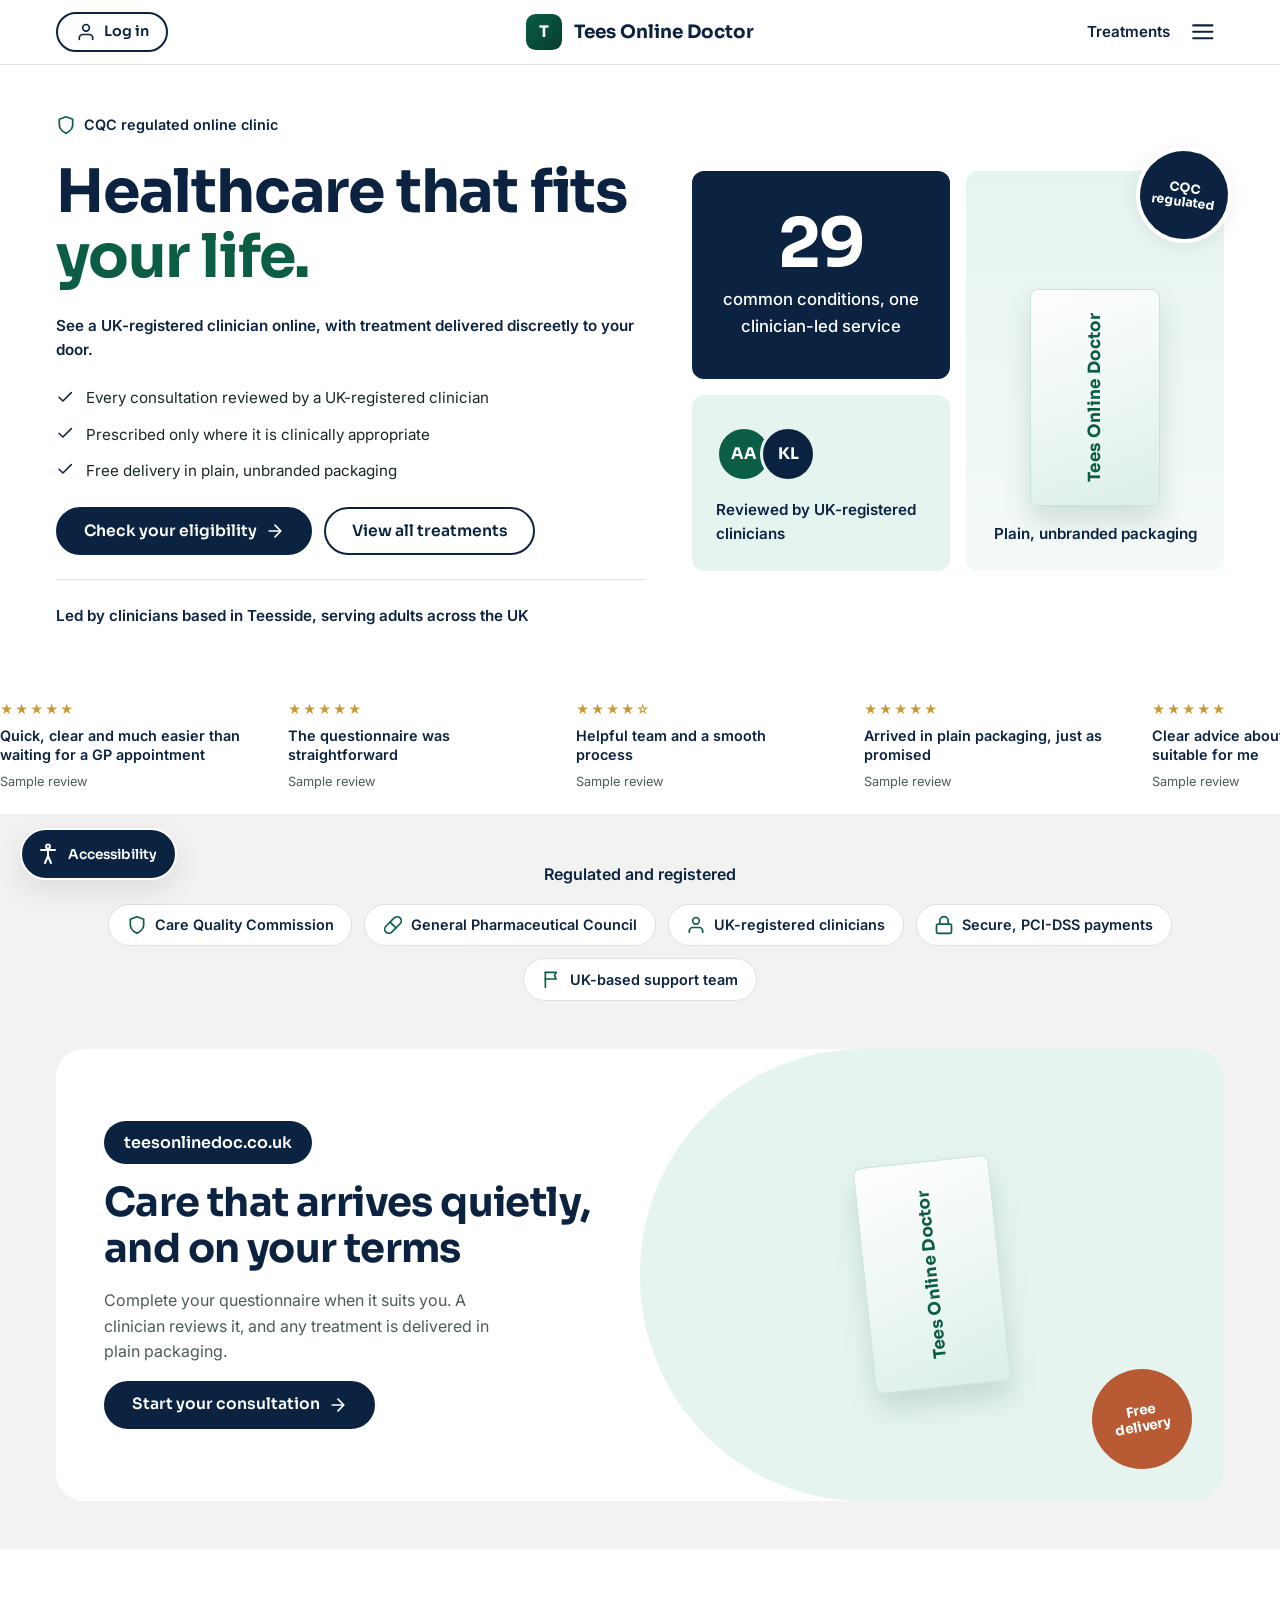
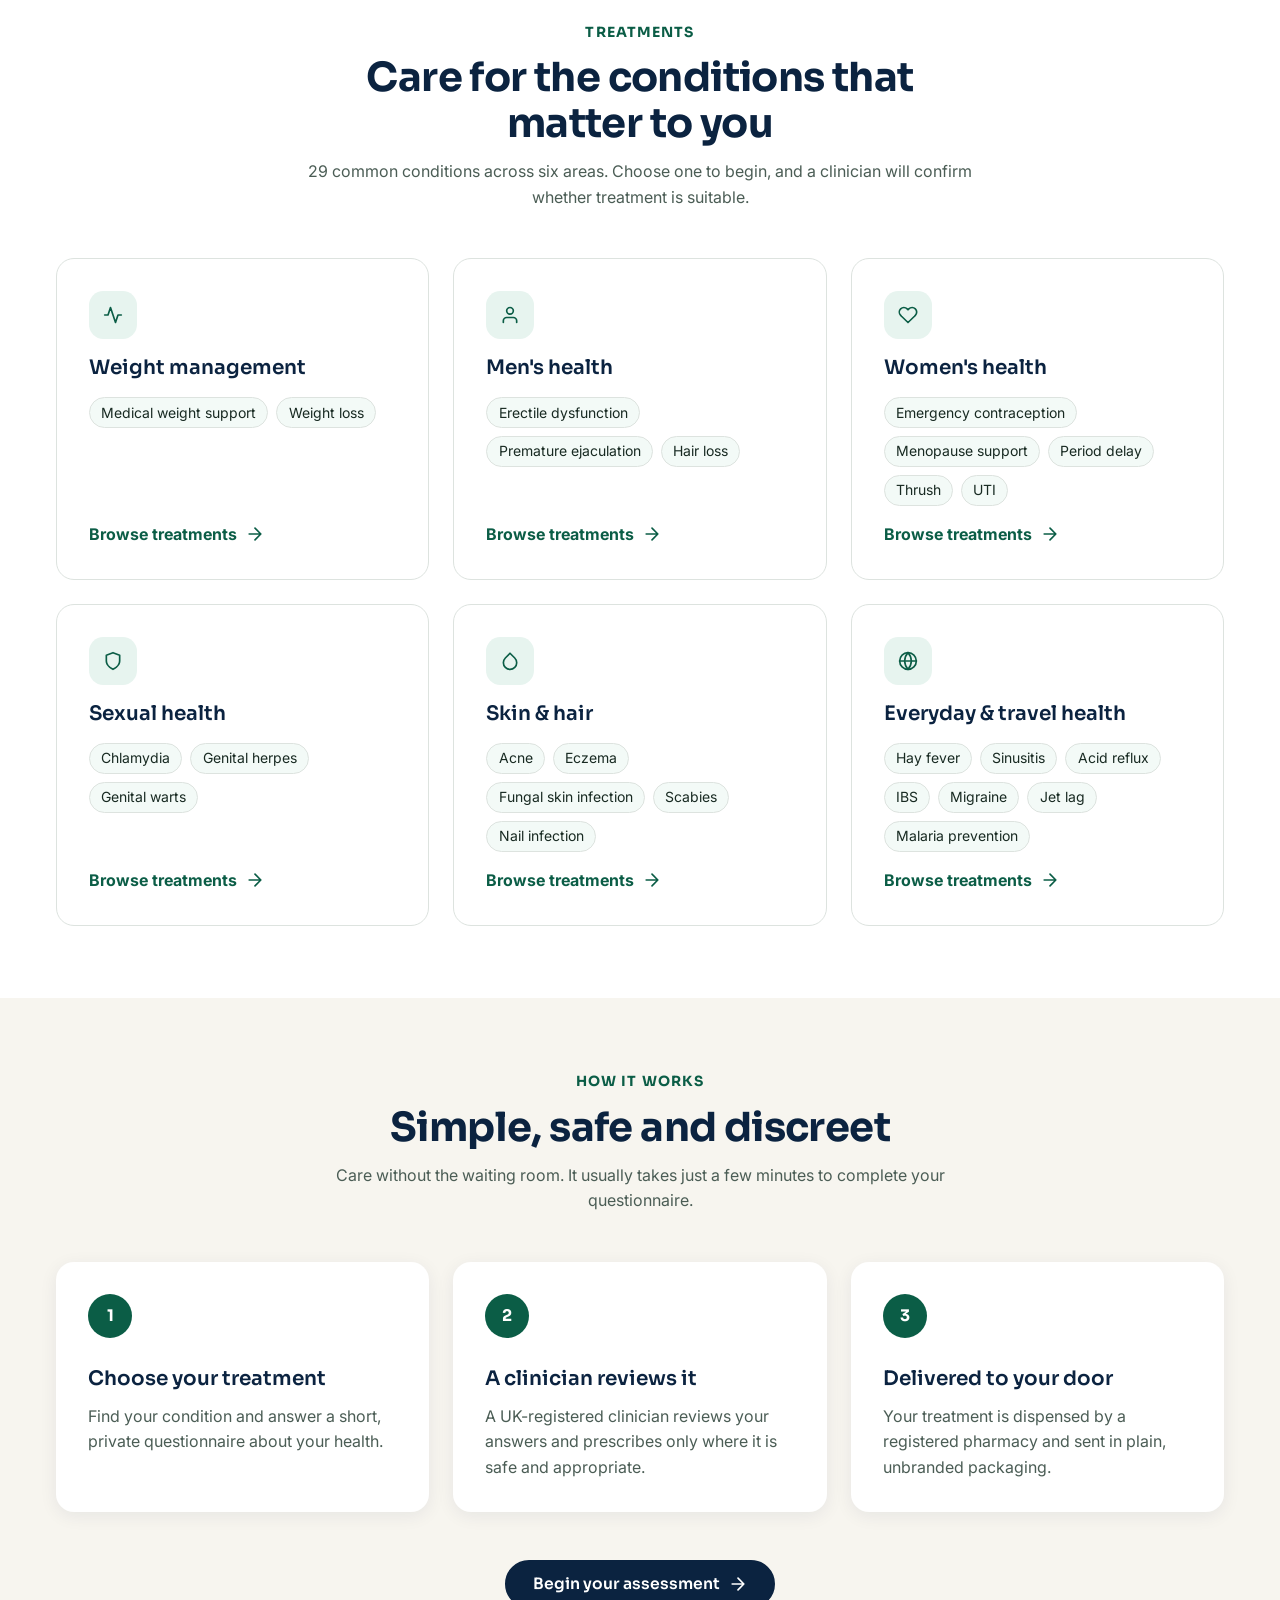
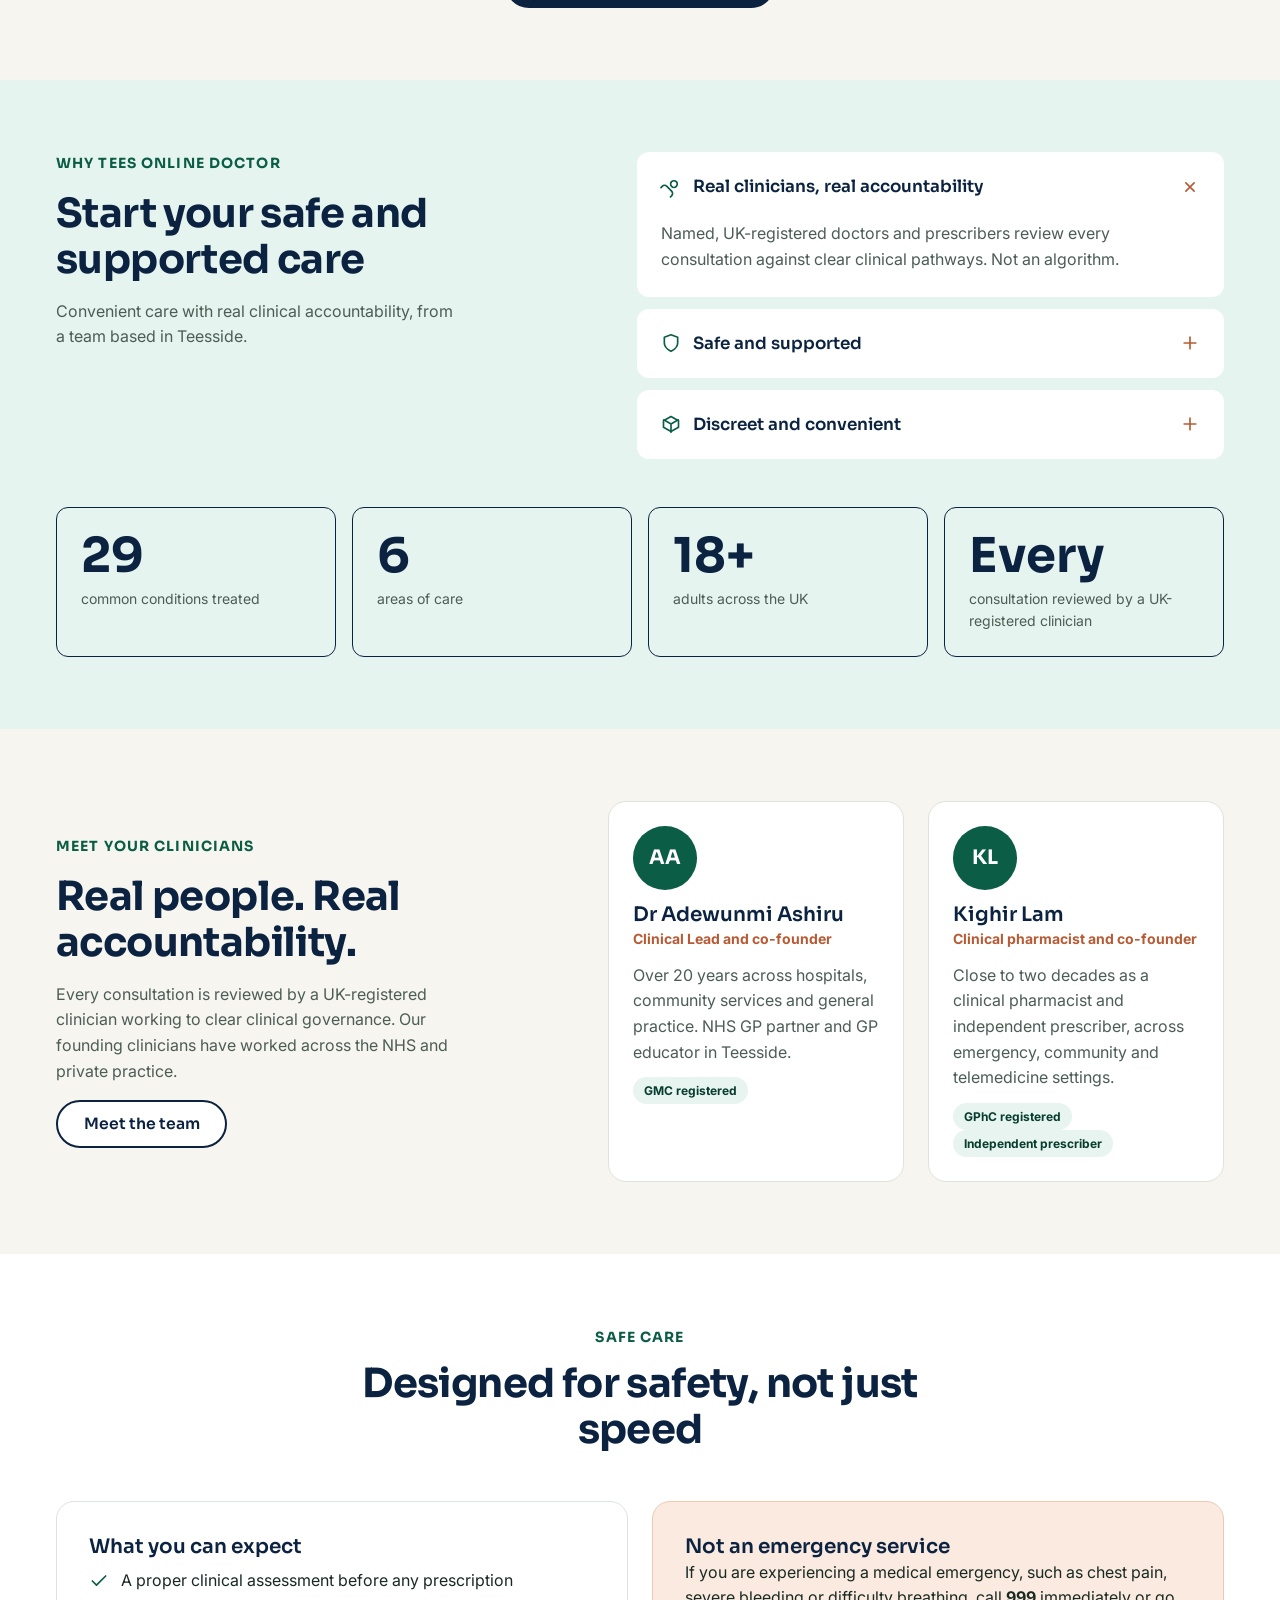
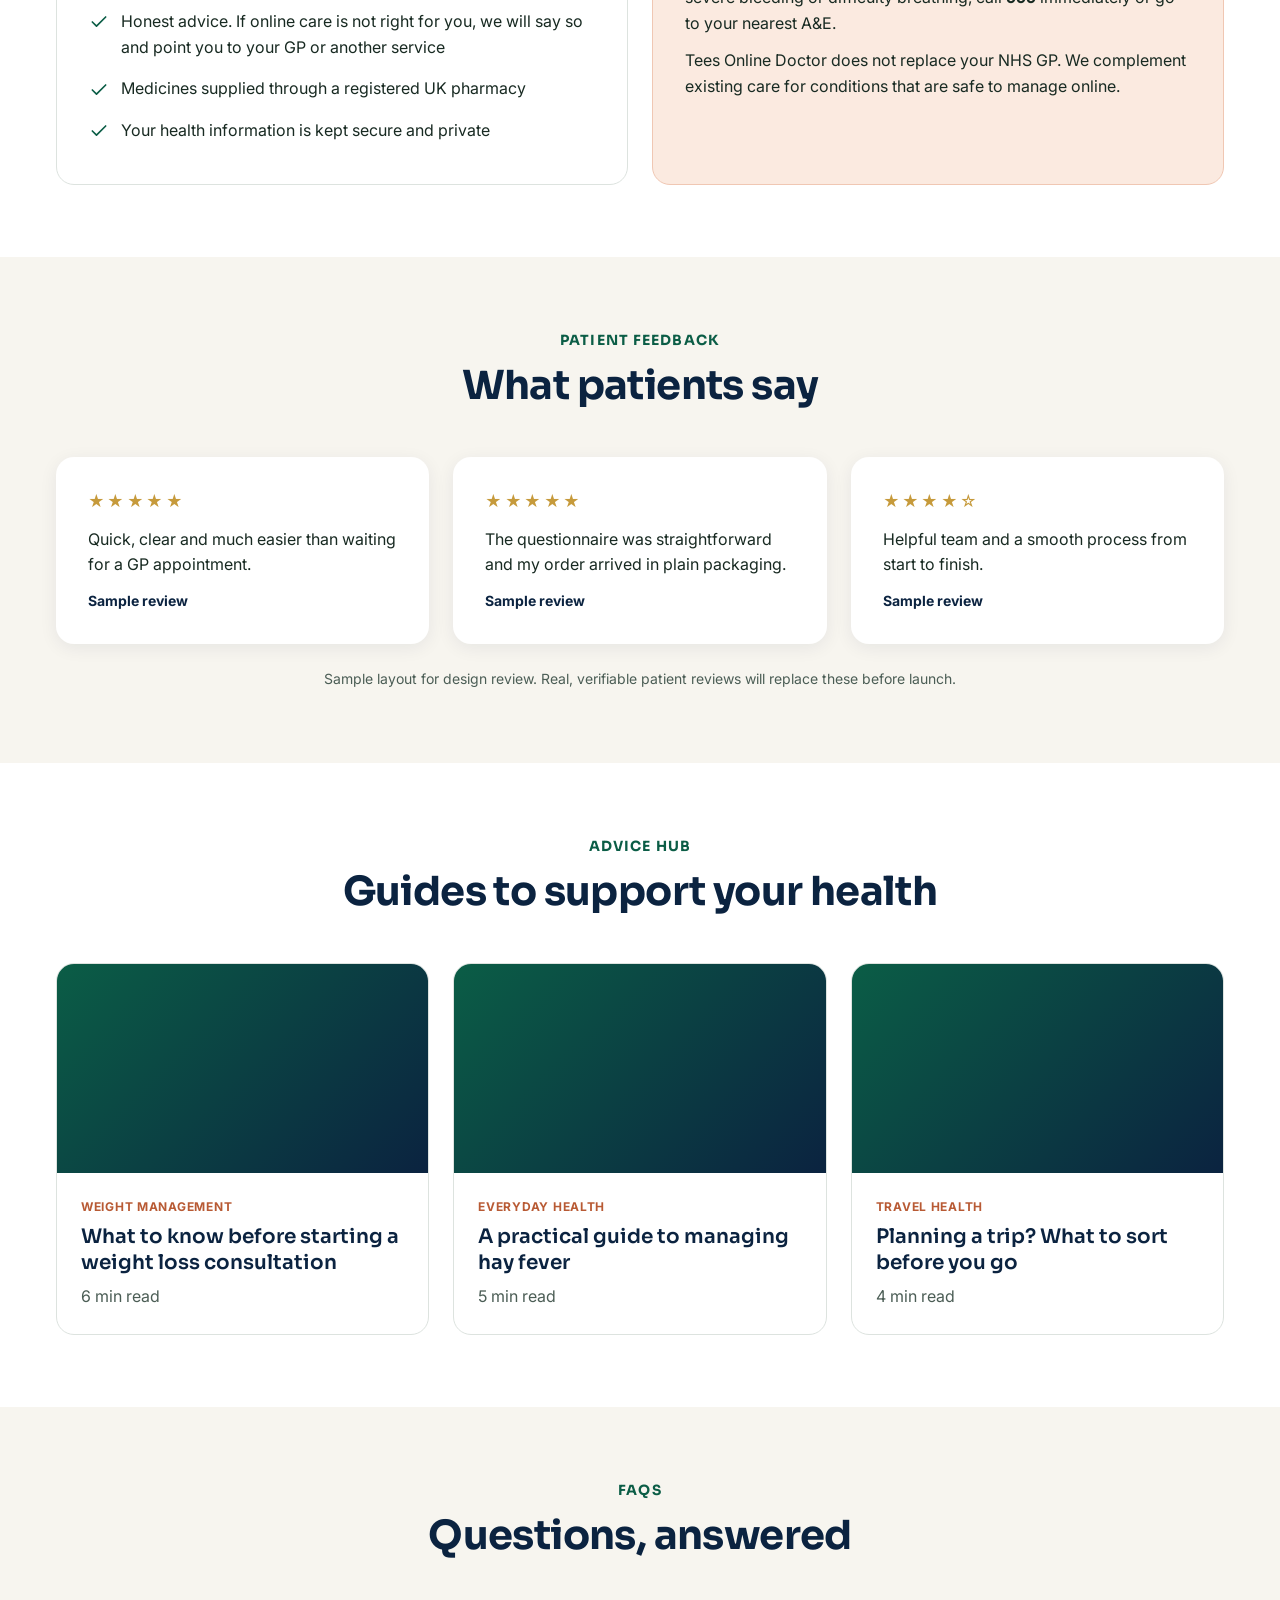
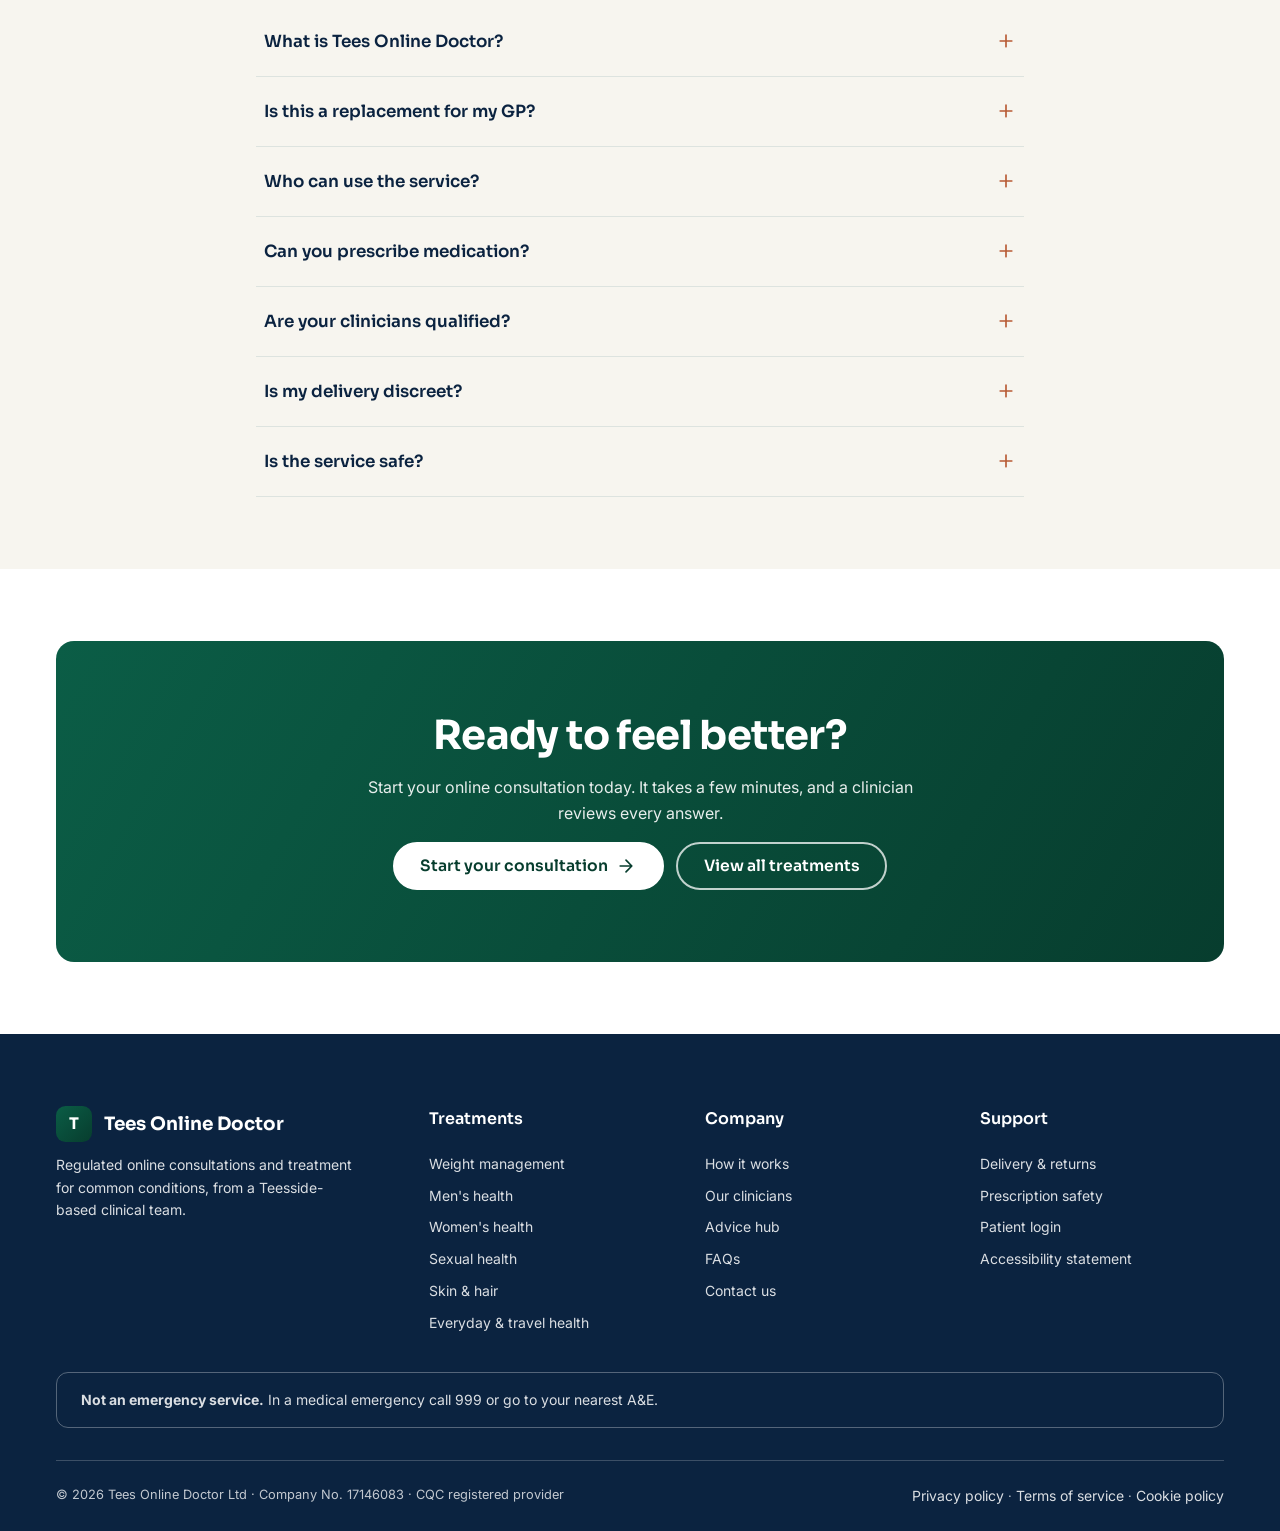
<file: index.html>
<!doctype html>
<html lang="en-GB">
<head>
<meta charset="utf-8">
<meta name="viewport" content="width=device-width, initial-scale=1">
<title>Tees Online Doctor | Regulated online doctor and treatment delivered to your door</title>
<meta name="description" content="Speak to a UK-registered clinician online and get treatment delivered discreetly to your door. CQC regulated. Weight management, men's and women's health, skin, travel and everyday conditions.">
<link rel="canonical" href="https://www.teesonlinedoc.co.uk/">
<meta property="og:title" content="Tees Online Doctor — healthcare that fits your life">
<meta property="og:description" content="Online consultations with UK-registered clinicians. Discreet delivery. No waiting rooms.">
<meta property="og:type" content="website">
<link rel="preconnect" href="https://fonts.googleapis.com">
<link rel="preconnect" href="https://fonts.gstatic.com" crossorigin>
<link href="https://fonts.googleapis.com/css2?family=Inter:wght@400;500;600;700&family=Sora:wght@600;700&display=swap" rel="stylesheet">
<link rel="stylesheet" href="css/style.css">
<link rel="icon" href="data:,">
<script type="application/ld+json">
{"@context":"https://schema.org","@type":"MedicalOrganization","name":"Tees Online Doctor","url":"https://www.teesonlinedoc.co.uk/","description":"Online consultations with UK-registered clinicians and discreet treatment delivery."}
</script>
</head>
<body>

<!-- icon sprite -->
<svg xmlns="http://www.w3.org/2000/svg" style="display:none" aria-hidden="true">
  <symbol id="i-check" viewBox="0 0 24 24"><path d="M20 6 9 17l-5-5"/></symbol>
  <symbol id="i-shield" viewBox="0 0 24 24"><path d="M12 22s8-4 8-10V5l-8-3-8 3v7c0 6 8 10 8 10z"/></symbol>
  <symbol id="i-pill" viewBox="0 0 24 24"><path d="M10.5 20.5l10-10a4.95 4.95 0 0 0-7-7l-10 10a4.95 4.95 0 0 0 7 7z"/><path d="m8.5 8.5 7 7"/></symbol>
  <symbol id="i-lock" viewBox="0 0 24 24"><rect x="3" y="11" width="18" height="11" rx="2"/><path d="M7 11V7a5 5 0 0 1 10 0v4"/></symbol>
  <symbol id="i-flag" viewBox="0 0 24 24"><path d="M4 22V4"/><path d="M4 4h13l-2 4 2 4H4"/></symbol>
  <symbol id="i-search" viewBox="0 0 24 24"><circle cx="11" cy="11" r="8"/><path d="m21 21-4.35-4.35"/></symbol>
  <symbol id="i-arrow" viewBox="0 0 24 24"><path d="M5 12h14M12 5l7 7-7 7"/></symbol>
  <symbol id="i-plus" viewBox="0 0 24 24"><path d="M12 5v14M5 12h14"/></symbol>
  <symbol id="i-box" viewBox="0 0 24 24"><path d="M21 16V8l-9-5-9 5v8l9 5 9-5z"/><path d="m3.3 7 8.7 5 8.7-5M12 22V12"/></symbol>
  <symbol id="i-chat" viewBox="0 0 24 24"><path d="M21 15a2 2 0 0 1-2 2H7l-4 4V5a2 2 0 0 1 2-2h14a2 2 0 0 1 2 2z"/></symbol>
  <symbol id="i-heart" viewBox="0 0 24 24"><path d="M20.8 4.6a5.5 5.5 0 0 0-7.8 0L12 5.7l-1-1.1a5.5 5.5 0 0 0-7.8 7.8l1 1.1L12 21l7.8-7.5 1-1.1a5.5 5.5 0 0 0 0-7.8z"/></symbol>
  <symbol id="i-activity" viewBox="0 0 24 24"><path d="M22 12h-4l-3 9L9 3l-3 9H2"/></symbol>
  <symbol id="i-user" viewBox="0 0 24 24"><path d="M20 21v-2a4 4 0 0 0-4-4H8a4 4 0 0 0-4 4v2"/><circle cx="12" cy="7" r="4"/></symbol>
  <symbol id="i-drop" viewBox="0 0 24 24"><path d="M12 2.7l5.7 5.7a8 8 0 1 1-11.3 0z"/></symbol>
  <symbol id="i-globe" viewBox="0 0 24 24"><circle cx="12" cy="12" r="10"/><path d="M2 12h20"/><path d="M12 2a15.3 15.3 0 0 1 4 10 15.3 15.3 0 0 1-4 10 15.3 15.3 0 0 1-4-10 15.3 15.3 0 0 1 4-10z"/></symbol>
  <symbol id="i-clock" viewBox="0 0 24 24"><circle cx="12" cy="12" r="10"/><path d="M12 6v6l4 2"/></symbol>
  <symbol id="i-access" viewBox="0 0 24 24"><circle cx="12" cy="4.5" r="2"/><path d="M5 8h14M12 8v6m0 0-3 7m3-7 3 7"/></symbol>
  <symbol id="i-menu" viewBox="0 0 24 24"><path d="M3 6h18M3 12h18M3 18h18"/></symbol>
</svg>

<a class="skip-link" href="#main">Skip to main content</a>

<div class="page_wrap">

  <!-- ========== header: login left, logo centre, menu right ========== -->
  <header class="nav_wrap">
    <div class="u-container nav_inner">
      <a class="button_main is-outline is-small nav_login" href="#patient-login"><svg class="icon"><use href="#i-user"/></svg><span>Log in</span></a>
      <a class="nav_brand" href="/" aria-label="Tees Online Doctor, home">
        <span class="nav_brand-mark" aria-hidden="true">T</span>
        <span class="nav_brand-name">Tees Online Doctor</span>
      </a>
      <div class="nav_actions">
        <a class="nav_link" href="#treatments">Treatments</a>
        <button class="nav_toggle" type="button" aria-controls="nav-menu" aria-expanded="false" aria-label="Open menu"><svg class="icon" style="width:1.6rem;height:1.6rem"><use href="#i-menu"/></svg></button>
      </div>
    </div>
    <div class="u-container nav_menu_inner">
      <nav class="nav_menu" id="nav-menu" aria-label="Main">
        <a class="nav_link" href="#treatments">Treatments</a>
        <a class="nav_link" href="#how-it-works">How it works</a>
        <a class="nav_link" href="#clinicians">Our clinicians</a>
        <a class="nav_link" href="#advice">Advice</a>
        <a class="nav_link" href="#faqs">FAQs</a>
        <a class="button_main" href="#start">Start consultation <svg class="icon"><use href="#i-arrow"/></svg></a>
      </nav>
    </div>
  </header>

  <main class="page_main" id="main">

    <!-- ========== hero ========== -->
    <section class="section_hero">
      <div class="u-container hero_layout">
        <div class="u-vflex u-gap-5">
          <p class="hero_status"><svg class="icon"><use href="#i-shield"/></svg>CQC regulated online clinic</p>
          <h1 class="hero_title u-text-style-h1">Healthcare that fits <em>your life.</em></h1>
          <p class="hero_trust">See a UK-registered clinician online, with treatment delivered discreetly to your door.</p>

          <ul class="hero_ticks u-vflex u-gap-3">
            <li><svg class="icon"><use href="#i-check"/></svg>Every consultation reviewed by a UK-registered clinician</li>
            <li><svg class="icon"><use href="#i-check"/></svg>Prescribed only where it is clinically appropriate</li>
            <li><svg class="icon"><use href="#i-check"/></svg>Free delivery in plain, unbranded packaging</li>
          </ul>

          <div class="hero_cta">
            <a class="button_main" href="#start">Check your eligibility <svg class="icon"><use href="#i-arrow"/></svg></a>
            <a class="button_main is-outline" href="#treatments">View all treatments</a>
          </div>

          <hr class="hero_rule">
          <p class="hero_trust">Led by clinicians based in Teesside, serving adults across the UK</p>
        </div>

        <div class="mosaic_wrap" aria-label="At a glance">
          <span class="mosaic_badge" aria-hidden="true">CQC<br>regulated</span>
          <div class="mosaic_tile is-navy">
            <span class="mosaic_big">29</span>
            <p>common conditions, one clinician-led service</p>
          </div>
          <div class="mosaic_tile is-tall">
            <div class="pack_box" aria-hidden="true"><span>Tees Online Doctor</span></div>
            <span class="mosaic_caption" style="text-align:center;margin-top:var(--space-4)">Plain, unbranded packaging</span>
          </div>
          <div class="mosaic_tile is-mint">
            <div class="mosaic_people" aria-hidden="true"><span class="mosaic_avatar">AA</span><span class="mosaic_avatar">KL</span></div>
            <span class="mosaic_caption">Reviewed by UK-registered clinicians</span>
          </div>
        </div>
      </div>
    </section>

    <!-- ========== review ticker (replace with live review widget) ========== -->
    <section class="ticker_wrap" aria-label="Sample patient feedback">
      <div class="ticker_track">
        <p class="ticker_item"><span class="review_stars">★★★★★</span>Quick, clear and much easier than waiting for a GP appointment<small>Sample review</small></p>
        <p class="ticker_item"><span class="review_stars">★★★★★</span>The questionnaire was straightforward<small>Sample review</small></p>
        <p class="ticker_item"><span class="review_stars">★★★★☆</span>Helpful team and a smooth process<small>Sample review</small></p>
        <p class="ticker_item"><span class="review_stars">★★★★★</span>Arrived in plain packaging, just as promised<small>Sample review</small></p>
        <p class="ticker_item"><span class="review_stars">★★★★★</span>Clear advice about what was suitable for me<small>Sample review</small></p>
        <p class="ticker_item" aria-hidden="true"><span class="review_stars">★★★★★</span>Quick, clear and much easier than waiting for a GP appointment<small>Sample review</small></p>
        <p class="ticker_item" aria-hidden="true"><span class="review_stars">★★★★★</span>The questionnaire was straightforward<small>Sample review</small></p>
        <p class="ticker_item" aria-hidden="true"><span class="review_stars">★★★★☆</span>Helpful team and a smooth process<small>Sample review</small></p>
        <p class="ticker_item" aria-hidden="true"><span class="review_stars">★★★★★</span>Arrived in plain packaging, just as promised<small>Sample review</small></p>
        <p class="ticker_item" aria-hidden="true"><span class="review_stars">★★★★★</span>Clear advice about what was suitable for me<small>Sample review</small></p>
      </div>
    </section>

    <!-- ========== regulated band + feature panel ========== -->
    <section class="section_regulated" aria-label="Regulation and registration">
      <div class="u-container">
        <p class="reg_label">Regulated and registered</p>
        <ul class="reg_list">
          <li class="reg_item"><svg class="icon"><use href="#i-shield"/></svg>Care Quality Commission</li>
          <li class="reg_item"><svg class="icon"><use href="#i-pill"/></svg>General Pharmaceutical Council</li>
          <li class="reg_item"><svg class="icon"><use href="#i-user"/></svg>UK-registered clinicians</li>
          <li class="reg_item"><svg class="icon"><use href="#i-lock"/></svg>Secure, PCI-DSS payments</li>
          <li class="reg_item"><svg class="icon"><use href="#i-flag"/></svg>UK-based support team</li>
        </ul>
        <div class="panel_feature">
          <div class="panel_copy">
            <span class="url_pill">teesonlinedoc.co.uk</span>
            <h2 class="u-text-style-h2">Care that arrives quietly, and on your terms</h2>
            <p class="u-text-soft u-max-width-40ch">Complete your questionnaire when it suits you. A clinician reviews it, and any treatment is delivered in plain packaging.</p>
            <div><a class="button_main" href="#start">Start your consultation <svg class="icon"><use href="#i-arrow"/></svg></a></div>
          </div>
          <div class="panel_art" aria-hidden="true">
            <div class="pack_box"><span>Tees Online Doctor</span></div>
            <span class="panel_stamp">Free<br>delivery</span>
          </div>
        </div>
      </div>
    </section>

    <!-- ========== treatments ========== -->
    <section class="section_main" id="treatments">
      <div class="u-container">
        <div class="section_head">
          <p class="u-text-style-eyebrow">Treatments</p>
          <h2 class="u-text-style-h2">Care for the conditions that matter to you</h2>
          <p class="u-text-soft">29 common conditions across six areas. Choose one to begin, and a clinician will confirm whether treatment is suitable.</p>
        </div>
        <div class="treat_grid">

          <article class="treat_card">
            <span class="treat_icon"><svg class="icon"><use href="#i-activity"/></svg></span>
            <h3 class="u-text-style-h3">Weight management</h3>
            <ul class="treat_list"><li>Medical weight support</li><li>Weight loss</li></ul>
            <a class="treat_link" href="#start" aria-label="Browse weight management treatments">Browse treatments <svg class="icon"><use href="#i-arrow"/></svg></a>
          </article>

          <article class="treat_card">
            <span class="treat_icon"><svg class="icon"><use href="#i-user"/></svg></span>
            <h3 class="u-text-style-h3">Men's health</h3>
            <ul class="treat_list"><li>Erectile dysfunction</li><li>Premature ejaculation</li><li>Hair loss</li></ul>
            <a class="treat_link" href="#start" aria-label="Browse men's health treatments">Browse treatments <svg class="icon"><use href="#i-arrow"/></svg></a>
          </article>

          <article class="treat_card">
            <span class="treat_icon"><svg class="icon"><use href="#i-heart"/></svg></span>
            <h3 class="u-text-style-h3">Women's health</h3>
            <ul class="treat_list"><li>Emergency contraception</li><li>Menopause support</li><li>Period delay</li><li>Thrush</li><li>UTI</li></ul>
            <a class="treat_link" href="#start" aria-label="Browse women's health treatments">Browse treatments <svg class="icon"><use href="#i-arrow"/></svg></a>
          </article>

          <article class="treat_card">
            <span class="treat_icon"><svg class="icon"><use href="#i-shield"/></svg></span>
            <h3 class="u-text-style-h3">Sexual health</h3>
            <ul class="treat_list"><li>Chlamydia</li><li>Genital herpes</li><li>Genital warts</li></ul>
            <a class="treat_link" href="#start" aria-label="Browse sexual health treatments">Browse treatments <svg class="icon"><use href="#i-arrow"/></svg></a>
          </article>

          <article class="treat_card">
            <span class="treat_icon"><svg class="icon"><use href="#i-drop"/></svg></span>
            <h3 class="u-text-style-h3">Skin &amp; hair</h3>
            <ul class="treat_list"><li>Acne</li><li>Eczema</li><li>Fungal skin infection</li><li>Scabies</li><li>Nail infection</li></ul>
            <a class="treat_link" href="#start" aria-label="Browse skin and hair treatments">Browse treatments <svg class="icon"><use href="#i-arrow"/></svg></a>
          </article>

          <article class="treat_card">
            <span class="treat_icon"><svg class="icon"><use href="#i-globe"/></svg></span>
            <h3 class="u-text-style-h3">Everyday &amp; travel health</h3>
            <ul class="treat_list"><li>Hay fever</li><li>Sinusitis</li><li>Acid reflux</li><li>IBS</li><li>Migraine</li><li>Jet lag</li><li>Malaria prevention</li></ul>
            <a class="treat_link" href="#start" aria-label="Browse everyday and travel health treatments">Browse treatments <svg class="icon"><use href="#i-arrow"/></svg></a>
          </article>

        </div>
      </div>
    </section>

    <!-- ========== how it works ========== -->
    <section class="section_main is-alt" id="how-it-works">
      <div class="u-container">
        <div class="section_head">
          <p class="u-text-style-eyebrow">How it works</p>
          <h2 class="u-text-style-h2">Simple, safe and discreet</h2>
          <p class="u-text-soft">Care without the waiting room. It usually takes just a few minutes to complete your questionnaire.</p>
        </div>
        <ol class="steps_grid" style="margin:0;padding:0;list-style:none">
          <li class="steps_card u-vflex u-gap-3"><h3 class="u-text-style-h3">Choose your treatment</h3><p class="u-text-soft">Find your condition and answer a short, private questionnaire about your health.</p></li>
          <li class="steps_card u-vflex u-gap-3"><h3 class="u-text-style-h3">A clinician reviews it</h3><p class="u-text-soft">A UK-registered clinician reviews your answers and prescribes only where it is safe and appropriate.</p></li>
          <li class="steps_card u-vflex u-gap-3"><h3 class="u-text-style-h3">Delivered to your door</h3><p class="u-text-soft">Your treatment is dispensed by a registered pharmacy and sent in plain, unbranded packaging.</p></li>
        </ol>
        <div class="u-text-center" style="margin-top:var(--space-7)"><a class="button_main" href="#start">Begin your assessment <svg class="icon"><use href="#i-arrow"/></svg></a></div>
      </div>
    </section>

    <!-- ========== benefits: accordion + facts ========== -->
    <section class="section_main is-tint">
      <div class="u-container">
        <div class="benefits_layout">
          <div class="u-vflex u-gap-4">
            <p class="u-text-style-eyebrow">Why Tees Online Doctor</p>
            <h2 class="u-text-style-h2">Start your safe and supported care</h2>
            <p class="u-text-soft u-max-width-40ch">Convenient care with real clinical accountability, from a team based in Teesside.</p>
          </div>
          <div class="faq_list benefits_list">
            <div class="faq_item"><h3><button class="faq_question" type="button" aria-expanded="true" aria-controls="ben-1"><span class="benefit_label"><svg class="icon"><use href="#i-user"/></svg>Real clinicians, real accountability</span><svg class="icon"><use href="#i-plus"/></svg></button></h3><div class="faq_answer" id="ben-1"><p>Named, UK-registered doctors and prescribers review every consultation against clear clinical pathways. Not an algorithm.</p></div></div>
            <div class="faq_item"><h3><button class="faq_question" type="button" aria-expanded="false" aria-controls="ben-2"><span class="benefit_label"><svg class="icon"><use href="#i-shield"/></svg>Safe and supported</span><svg class="icon"><use href="#i-plus"/></svg></button></h3><div class="faq_answer" id="ben-2" hidden><p>Prescriptions are only issued where clinically appropriate, and we will tell you honestly if online care is not right for you. You can contact our UK-based team and your clinicians with questions after your order.</p></div></div>
            <div class="faq_item"><h3><button class="faq_question" type="button" aria-expanded="false" aria-controls="ben-3"><span class="benefit_label"><svg class="icon"><use href="#i-box"/></svg>Discreet and convenient</span><svg class="icon"><use href="#i-plus"/></svg></button></h3><div class="faq_answer" id="ben-3" hidden><p>No waiting rooms and no pharmacy queues. Treatment is dispensed by a registered pharmacy and delivered in plain, unbranded packaging, with free delivery.</p></div></div>
          </div>
        </div>
        <ul class="facts_list">
          <li class="facts_item"><strong>29</strong><span>common conditions treated</span></li>
          <li class="facts_item"><strong>6</strong><span>areas of care</span></li>
          <li class="facts_item"><strong>18+</strong><span>adults across the UK</span></li>
          <li class="facts_item"><strong>Every</strong><span>consultation reviewed by a UK-registered clinician</span></li>
        </ul>
      </div>
    </section>

    <!-- ========== clinicians ========== -->
    <section class="section_main is-alt" id="clinicians">
      <div class="u-container team_layout">
        <div class="u-vflex u-gap-4">
          <p class="u-text-style-eyebrow">Meet your clinicians</p>
          <h2 class="u-text-style-h2">Real people. Real accountability.</h2>
          <p class="u-text-soft u-max-width-40ch">Every consultation is reviewed by a UK-registered clinician working to clear clinical governance. Our founding clinicians have worked across the NHS and private practice.</p>
          <div><a class="button_main is-outline" href="#about">Meet the team</a></div>
        </div>
        <div class="team_cards">
          <article class="team_card">
            <span class="team_avatar" aria-hidden="true">AA</span>
            <div><h3 class="u-text-style-h3">Dr Adewunmi Ashiru</h3><p class="team_role">Clinical Lead and co-founder</p></div>
            <p class="u-text-soft">Over 20 years across hospitals, community services and general practice. NHS GP partner and GP educator in Teesside.</p>
            <div><span class="badge_main">GMC registered</span></div>
          </article>
          <article class="team_card">
            <span class="team_avatar" aria-hidden="true">KL</span>
            <div><h3 class="u-text-style-h3">Kighir Lam</h3><p class="team_role">Clinical pharmacist and co-founder</p></div>
            <p class="u-text-soft">Close to two decades as a clinical pharmacist and independent prescriber, across emergency, community and telemedicine settings.</p>
            <div><span class="badge_main">GPhC registered</span> <span class="badge_main">Independent prescriber</span></div>
          </article>
        </div>
      </div>
    </section>

    <!-- ========== safety ========== -->
    <section class="section_main">
      <div class="u-container">
        <div class="section_head">
          <p class="u-text-style-eyebrow">Safe care</p>
          <h2 class="u-text-style-h2">Designed for safety, not just speed</h2>
        </div>
        <div class="safety_layout">
          <div class="safety_card">
            <h3 class="u-text-style-h3">What you can expect</h3>
            <ul>
              <li><svg class="icon"><use href="#i-check"/></svg>A proper clinical assessment before any prescription</li>
              <li><svg class="icon"><use href="#i-check"/></svg>Honest advice. If online care is not right for you, we will say so and point you to your GP or another service</li>
              <li><svg class="icon"><use href="#i-check"/></svg>Medicines supplied through a registered UK pharmacy</li>
              <li><svg class="icon"><use href="#i-check"/></svg>Your health information is kept secure and private</li>
            </ul>
          </div>
          <div class="safety_card is-notice">
            <h3 class="u-text-style-h3">Not an emergency service</h3>
            <p>If you are experiencing a medical emergency, such as chest pain, severe bleeding or difficulty breathing, call <strong>999</strong> immediately or go to your nearest A&amp;E.</p>
            <p style="margin-top:var(--space-3)">Tees Online Doctor does not replace your NHS GP. We complement existing care for conditions that are safe to manage online.</p>
          </div>
        </div>
      </div>
    </section>

    <!-- ========== reviews ========== -->
    <section class="section_main is-alt" id="reviews">
      <div class="u-container">
        <div class="section_head">
          <p class="u-text-style-eyebrow">Patient feedback</p>
          <h2 class="u-text-style-h2">What patients say</h2>
        </div>
        <!-- Replace with the review widget (Trustpilot / Doctify / Reviews.io) once real reviews exist -->
        <div class="review_grid">
          <figure class="review_card" style="margin:0"><span class="review_stars" role="img" aria-label="5 out of 5 stars">★★★★★</span><blockquote style="margin:0"><p>Quick, clear and much easier than waiting for a GP appointment.</p></blockquote><figcaption class="review_name">Sample review</figcaption></figure>
          <figure class="review_card" style="margin:0"><span class="review_stars" role="img" aria-label="5 out of 5 stars">★★★★★</span><blockquote style="margin:0"><p>The questionnaire was straightforward and my order arrived in plain packaging.</p></blockquote><figcaption class="review_name">Sample review</figcaption></figure>
          <figure class="review_card" style="margin:0"><span class="review_stars" role="img" aria-label="4 out of 5 stars">★★★★☆</span><blockquote style="margin:0"><p>Helpful team and a smooth process from start to finish.</p></blockquote><figcaption class="review_name">Sample review</figcaption></figure>
        </div>
        <p class="review_note">Sample layout for design review. Real, verifiable patient reviews will replace these before launch.</p>
      </div>
    </section>

    <!-- ========== advice ========== -->
    <section class="section_main" id="advice">
      <div class="u-container">
        <div class="section_head">
          <p class="u-text-style-eyebrow">Advice hub</p>
          <h2 class="u-text-style-h2">Guides to support your health</h2>
        </div>
        <div class="advice_grid">
          <a class="advice_card" href="#"><span class="advice_thumb" aria-hidden="true"></span><span class="advice_body"><span class="advice_cat">Weight management</span><span class="u-text-style-h3">What to know before starting a weight loss consultation</span><span class="u-text-soft">6 min read</span></span></a>
          <a class="advice_card" href="#"><span class="advice_thumb" aria-hidden="true"></span><span class="advice_body"><span class="advice_cat">Everyday health</span><span class="u-text-style-h3">A practical guide to managing hay fever</span><span class="u-text-soft">5 min read</span></span></a>
          <a class="advice_card" href="#"><span class="advice_thumb" aria-hidden="true"></span><span class="advice_body"><span class="advice_cat">Travel health</span><span class="u-text-style-h3">Planning a trip? What to sort before you go</span><span class="u-text-soft">4 min read</span></span></a>
        </div>
      </div>
    </section>

    <!-- ========== faqs ========== -->
    <section class="section_main is-alt" id="faqs">
      <div class="u-container">
        <div class="section_head">
          <p class="u-text-style-eyebrow">FAQs</p>
          <h2 class="u-text-style-h2">Questions, answered</h2>
        </div>
        <div class="faq_list">
          <div class="faq_item"><h3><button class="faq_question" type="button" aria-expanded="false" aria-controls="faq-1">What is Tees Online Doctor?<svg class="icon"><use href="#i-plus"/></svg></button></h3><div class="faq_answer" id="faq-1" hidden><p>Tees Online Doctor is a UK-based online medical service for adults aged 18 and over. We provide consultations with qualified, UK-registered clinicians for a range of common conditions that are safe to manage online.</p></div></div>
          <div class="faq_item"><h3><button class="faq_question" type="button" aria-expanded="false" aria-controls="faq-2">Is this a replacement for my GP?<svg class="icon"><use href="#i-plus"/></svg></button></h3><div class="faq_answer" id="faq-2" hidden><p>No. We complement your NHS GP by offering convenient access for certain conditions. We may advise you to contact your GP or another service if your needs are better met elsewhere.</p></div></div>
          <div class="faq_item"><h3><button class="faq_question" type="button" aria-expanded="false" aria-controls="faq-3">Who can use the service?<svg class="icon"><use href="#i-plus"/></svg></button></h3><div class="faq_answer" id="faq-3" hidden><p>Anyone aged 18 or over living in the UK, provided their condition is suitable for online assessment.</p></div></div>
          <div class="faq_item"><h3><button class="faq_question" type="button" aria-expanded="false" aria-controls="faq-4">Can you prescribe medication?<svg class="icon"><use href="#i-plus"/></svg></button></h3><div class="faq_answer" id="faq-4" hidden><p>Yes, where clinically appropriate. Prescriptions are only issued following a proper medical assessment and in line with clinical guidelines. Not every consultation results in a prescription.</p></div></div>
          <div class="faq_item"><h3><button class="faq_question" type="button" aria-expanded="false" aria-controls="faq-5">Are your clinicians qualified?<svg class="icon"><use href="#i-plus"/></svg></button></h3><div class="faq_answer" id="faq-5" hidden><p>Yes. All consultations are carried out by appropriately qualified, UK-registered doctors or prescribers who follow clear clinical pathways and governance processes.</p></div></div>
          <div class="faq_item"><h3><button class="faq_question" type="button" aria-expanded="false" aria-controls="faq-6">Is my delivery discreet?<svg class="icon"><use href="#i-plus"/></svg></button></h3><div class="faq_answer" id="faq-6" hidden><p>Yes. Orders are sent in plain, unbranded packaging that does not show what is inside.</p></div></div>
          <div class="faq_item"><h3><button class="faq_question" type="button" aria-expanded="false" aria-controls="faq-7">Is the service safe?<svg class="icon"><use href="#i-plus"/></svg></button></h3><div class="faq_answer" id="faq-7" hidden><p>Patient safety is our priority. We work within defined clinical limits, use structured assessments and have clear escalation processes for emergencies and safeguarding concerns.</p></div></div>
        </div>
      </div>
    </section>

    <!-- ========== final cta (Semble entry point) ========== -->
    <section class="section_main" id="start">
      <div class="u-container">
        <div class="cta_wrap u-vflex u-gap-4" style="align-items:center">
          <h2 class="u-text-style-h2">Ready to feel better?</h2>
          <p class="u-max-width-56ch">Start your online consultation today. It takes a few minutes, and a clinician reviews every answer.</p>
          <!-- Semble online booking / questionnaire is embedded on the Get Started page. Link target set when the Semble account is live. -->
          <div class="hero_cta" style="justify-content:center">
            <a class="button_main is-light" href="#start">Start your consultation <svg class="icon"><use href="#i-arrow"/></svg></a>
            <a class="button_main is-ghost-light" href="#treatments">View all treatments</a>
          </div>
        </div>
      </div>
    </section>

  </main>

  <!-- ========== footer ========== -->
  <footer class="footer_wrap">
    <div class="u-container">
      <div class="footer_grid">
        <div class="u-vflex u-gap-3">
          <a class="nav_brand" href="/" aria-label="Tees Online Doctor, home"><span class="nav_brand-mark" aria-hidden="true">T</span><span class="nav_brand-name" style="color:#fff">Tees Online Doctor</span></a>
          <p style="font-size:var(--text-small);max-width:34ch">Regulated online consultations and treatment for common conditions, from a Teesside-based clinical team.</p>
        </div>
        <div><p class="footer_title">Treatments</p>
          <a class="footer_link" href="#treatments">Weight management</a><a class="footer_link" href="#treatments">Men's health</a><a class="footer_link" href="#treatments">Women's health</a><a class="footer_link" href="#treatments">Sexual health</a><a class="footer_link" href="#treatments">Skin &amp; hair</a><a class="footer_link" href="#treatments">Everyday &amp; travel health</a></div>
        <div><p class="footer_title">Company</p>
          <a class="footer_link" href="#how-it-works">How it works</a><a class="footer_link" href="#clinicians">Our clinicians</a><a class="footer_link" href="#advice">Advice hub</a><a class="footer_link" href="#faqs">FAQs</a><a class="footer_link" href="#">Contact us</a></div>
        <div><p class="footer_title">Support</p>
          <a class="footer_link" href="#">Delivery &amp; returns</a><a class="footer_link" href="#">Prescription safety</a><a class="footer_link" href="#patient-login">Patient login</a><a class="footer_link" href="#">Accessibility statement</a></div>
      </div>
      <p class="footer_emergency"><strong>Not an emergency service.</strong> In a medical emergency call 999 or go to your nearest A&amp;E.</p>
      <div class="footer_legal">
        <span>© 2026 Tees Online Doctor Ltd · Company No. 17146083 · CQC registered provider</span>
        <span><a class="footer_link" style="display:inline" href="#">Privacy policy</a> · <a class="footer_link" style="display:inline" href="#">Terms of service</a> · <a class="footer_link" style="display:inline" href="#">Cookie policy</a></span>
      </div>
    </div>
  </footer>
</div>

<!-- ========== accessibility widget (bottom-left) ========== -->
<button class="a11y-fab" type="button" aria-label="Open accessibility settings" aria-expanded="false" aria-controls="a11y-panel">
  <svg class="icon" style="width:1.5rem;height:1.5rem"><use href="#i-access"/></svg><span>Accessibility</span>
</button>
<div class="a11y-panel" id="a11y-panel" role="dialog" aria-label="Accessibility settings" hidden>
  <div class="a11y-head"><h2>Accessibility</h2><button class="a11y-close" type="button" aria-label="Close accessibility settings">&times;</button></div>
  <p class="a11y-note">Adjust how this site looks and behaves. Your choices are saved on this device.</p>
  <div class="a11y-row"><span>Text size</span>
    <div class="a11y-group" role="group" aria-label="Text size">
      <button type="button" data-font-btn="1" aria-pressed="true" aria-label="Default text size">A</button>
      <button type="button" data-font-btn="1.15" aria-pressed="false" aria-label="Larger text">A+</button>
      <button type="button" data-font-btn="1.3" aria-pressed="false" aria-label="Largest text">A++</button>
    </div></div>
  <div class="a11y-row"><span id="l-contrast">High contrast</span><label class="a11y-switch"><input type="checkbox" data-a11y-switch="contrast" aria-labelledby="l-contrast"><i></i></label></div>
  <div class="a11y-row"><span id="l-spacing">Wider text spacing</span><label class="a11y-switch"><input type="checkbox" data-a11y-switch="spacing" aria-labelledby="l-spacing"><i></i></label></div>
  <div class="a11y-row"><span id="l-links">Highlight links</span><label class="a11y-switch"><input type="checkbox" data-a11y-switch="links" aria-labelledby="l-links"><i></i></label></div>
  <div class="a11y-row"><span id="l-motion">Reduce motion</span><label class="a11y-switch"><input type="checkbox" data-a11y-switch="motion" aria-labelledby="l-motion"><i></i></label></div>
  <button class="button_main is-outline is-small" style="width:100%;margin-top:var(--space-4)" type="button" data-a11y-reset>Reset to default</button>
</div>

<script src="js/main.js"></script>
</body>
</html>
</file>
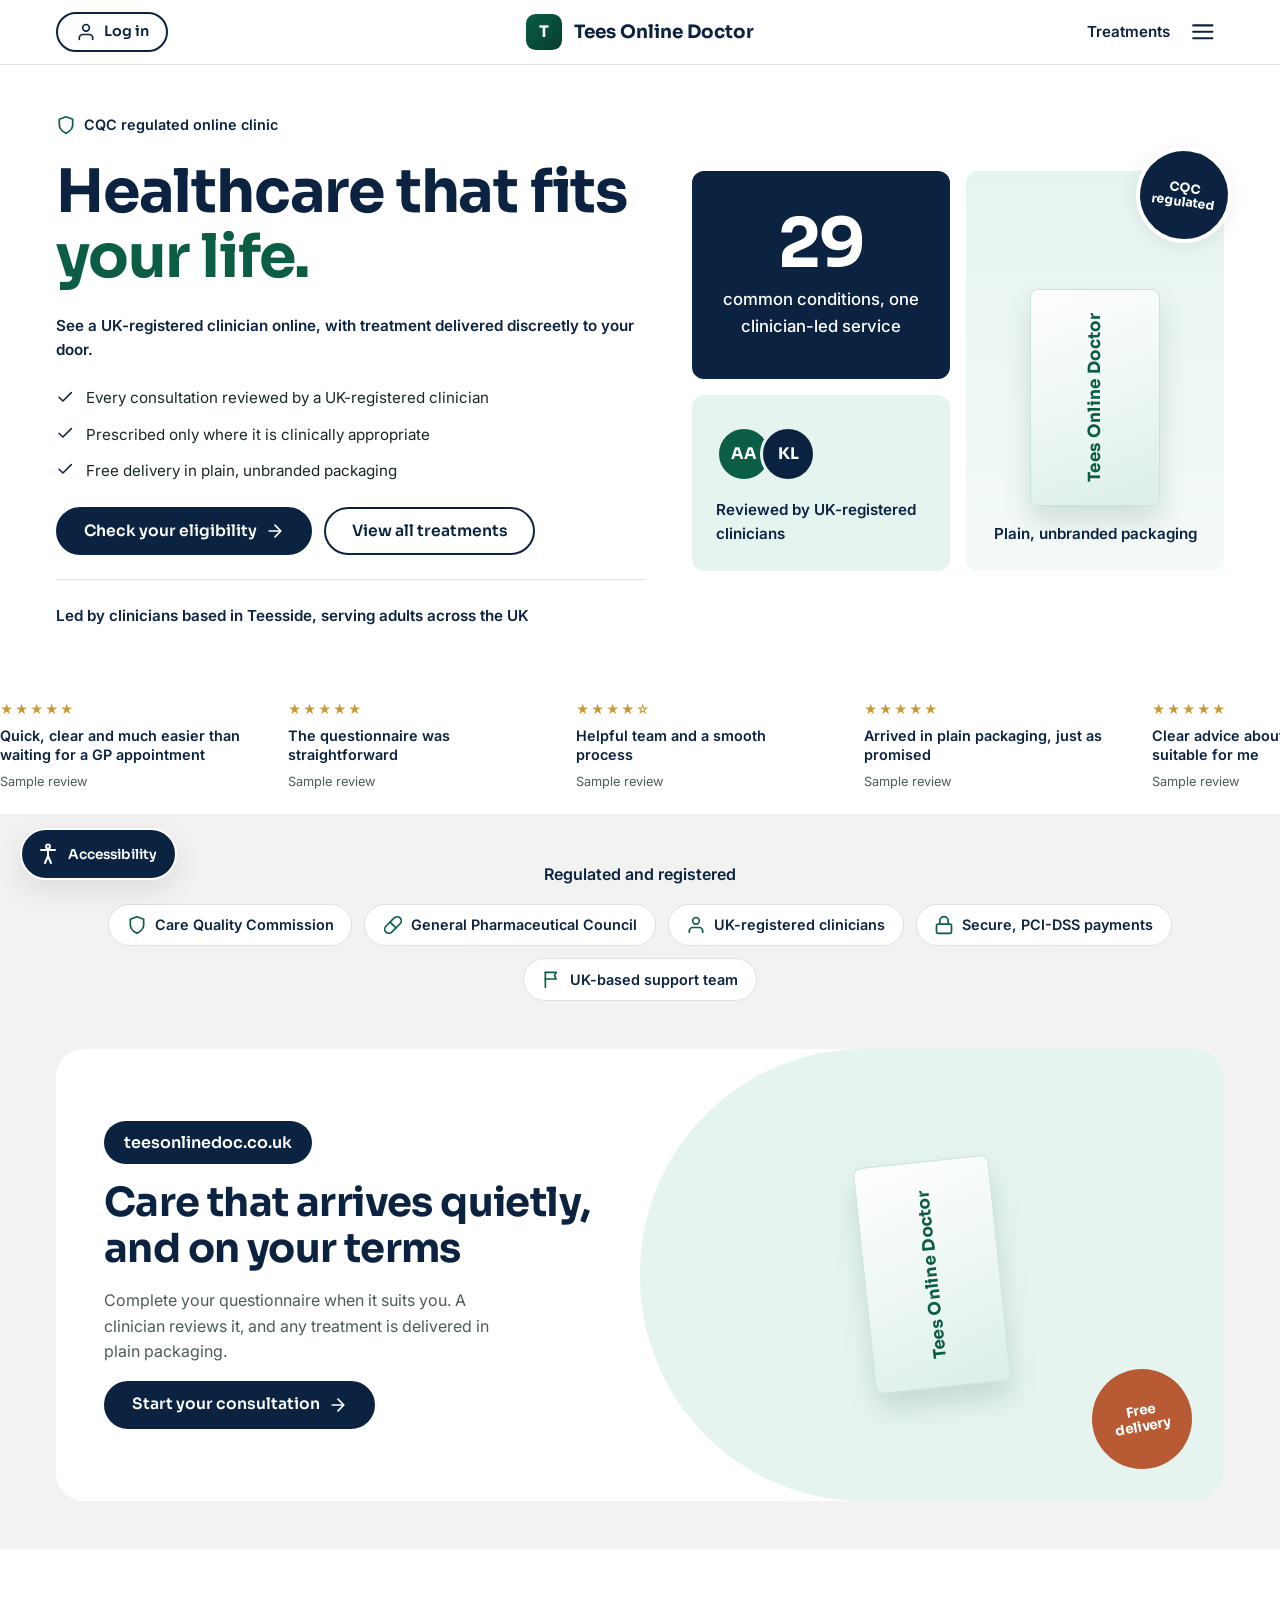
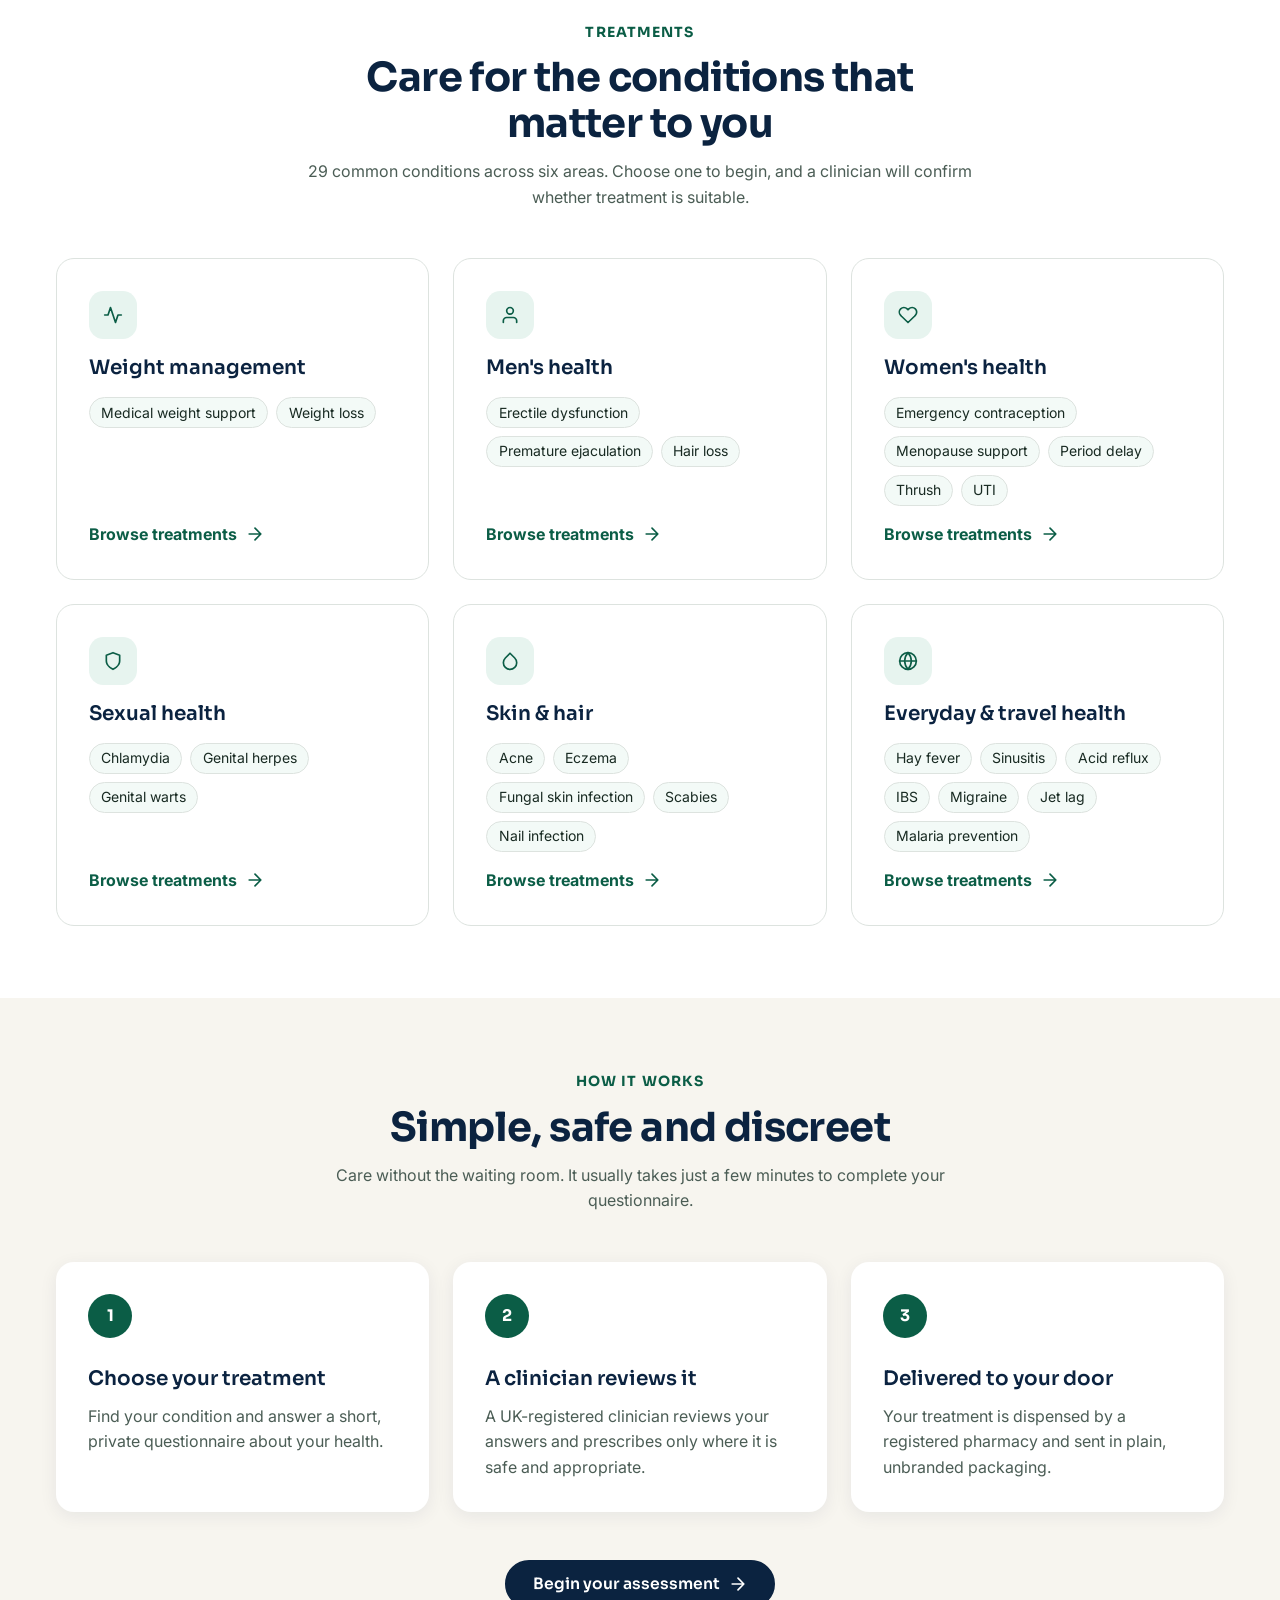
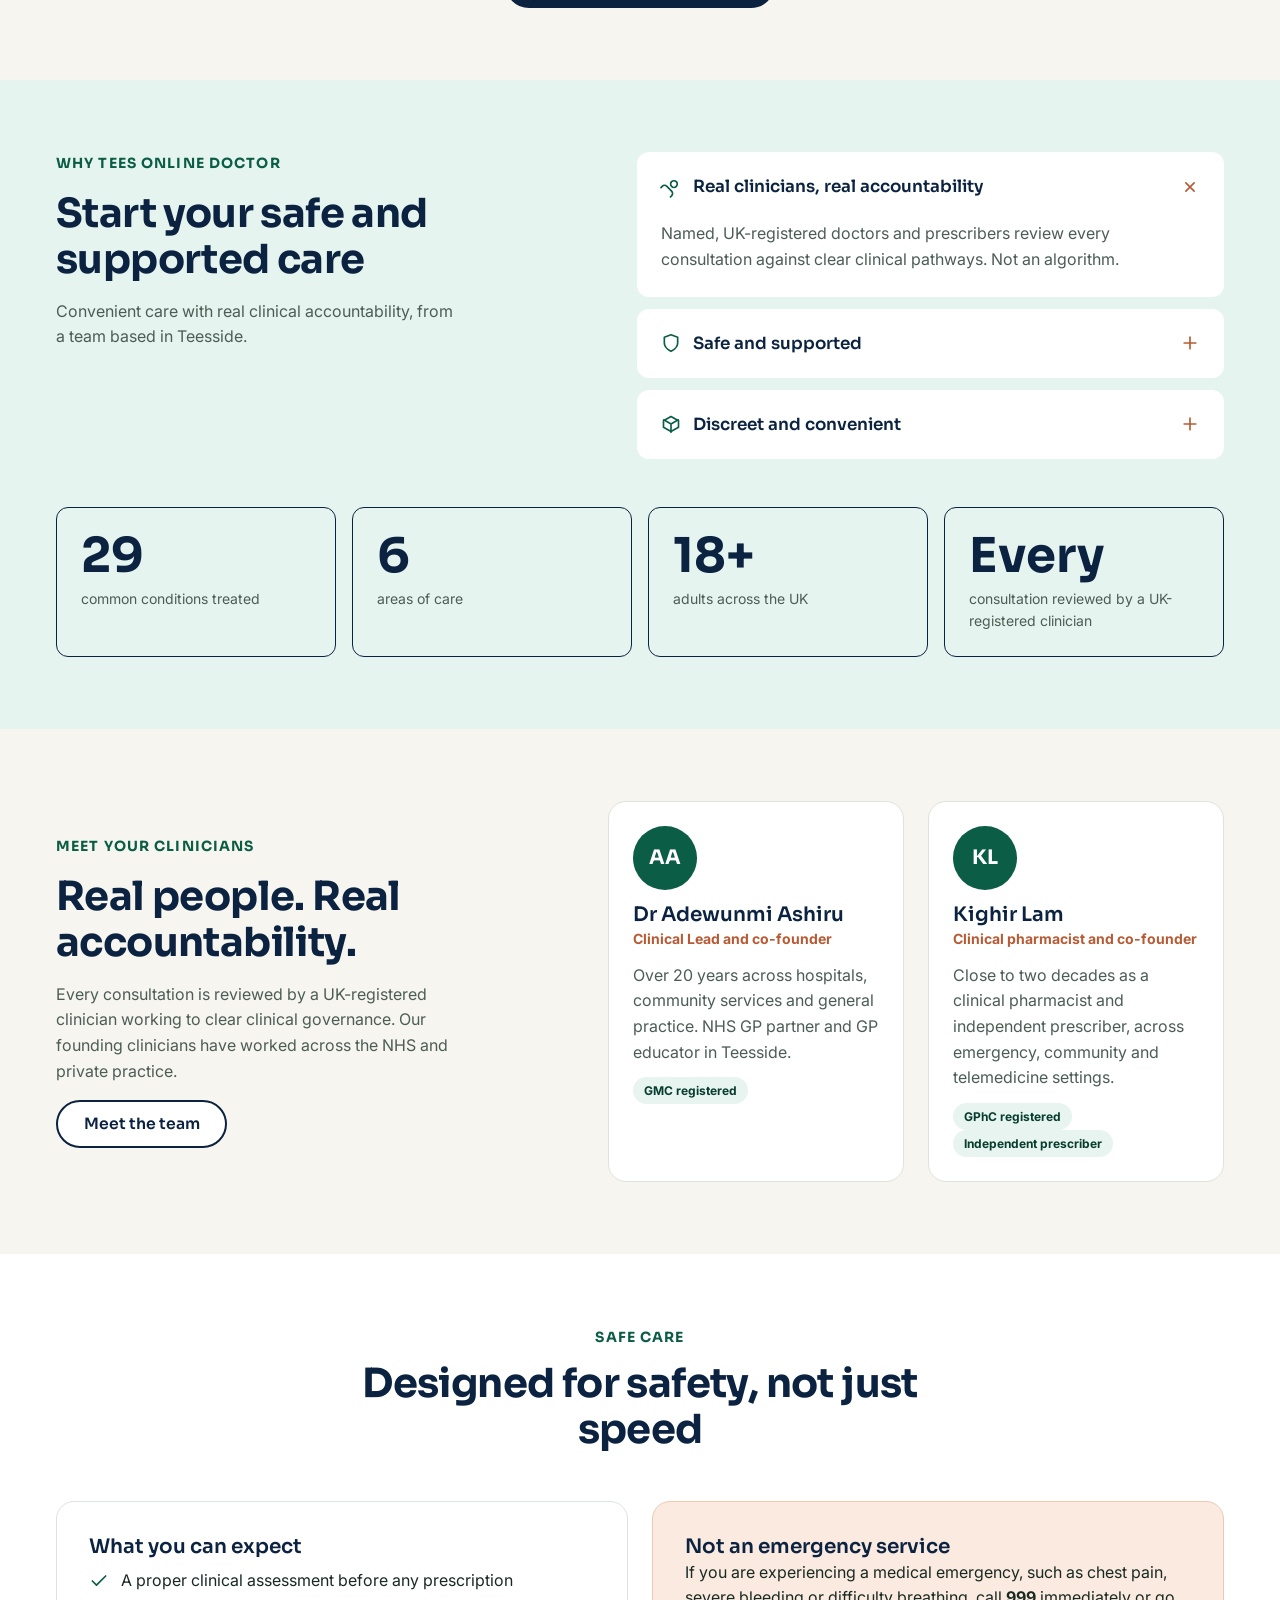
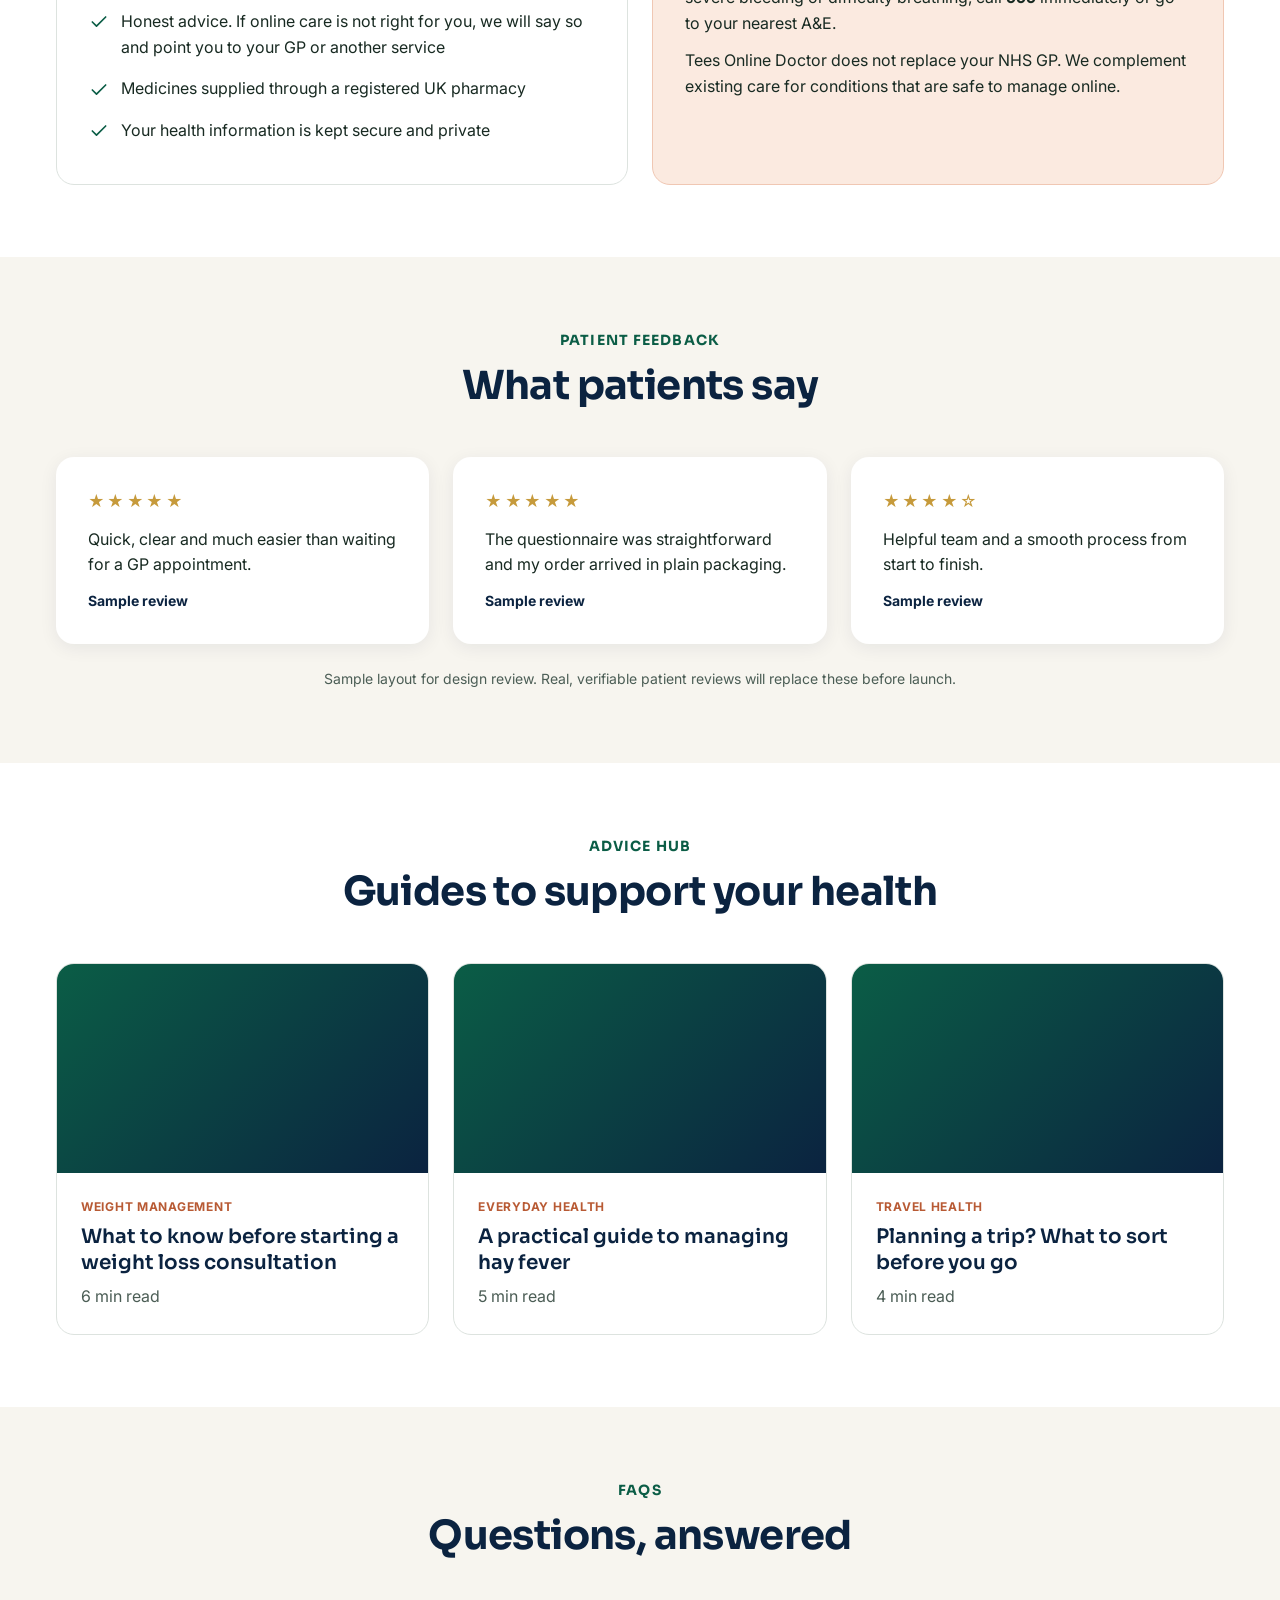
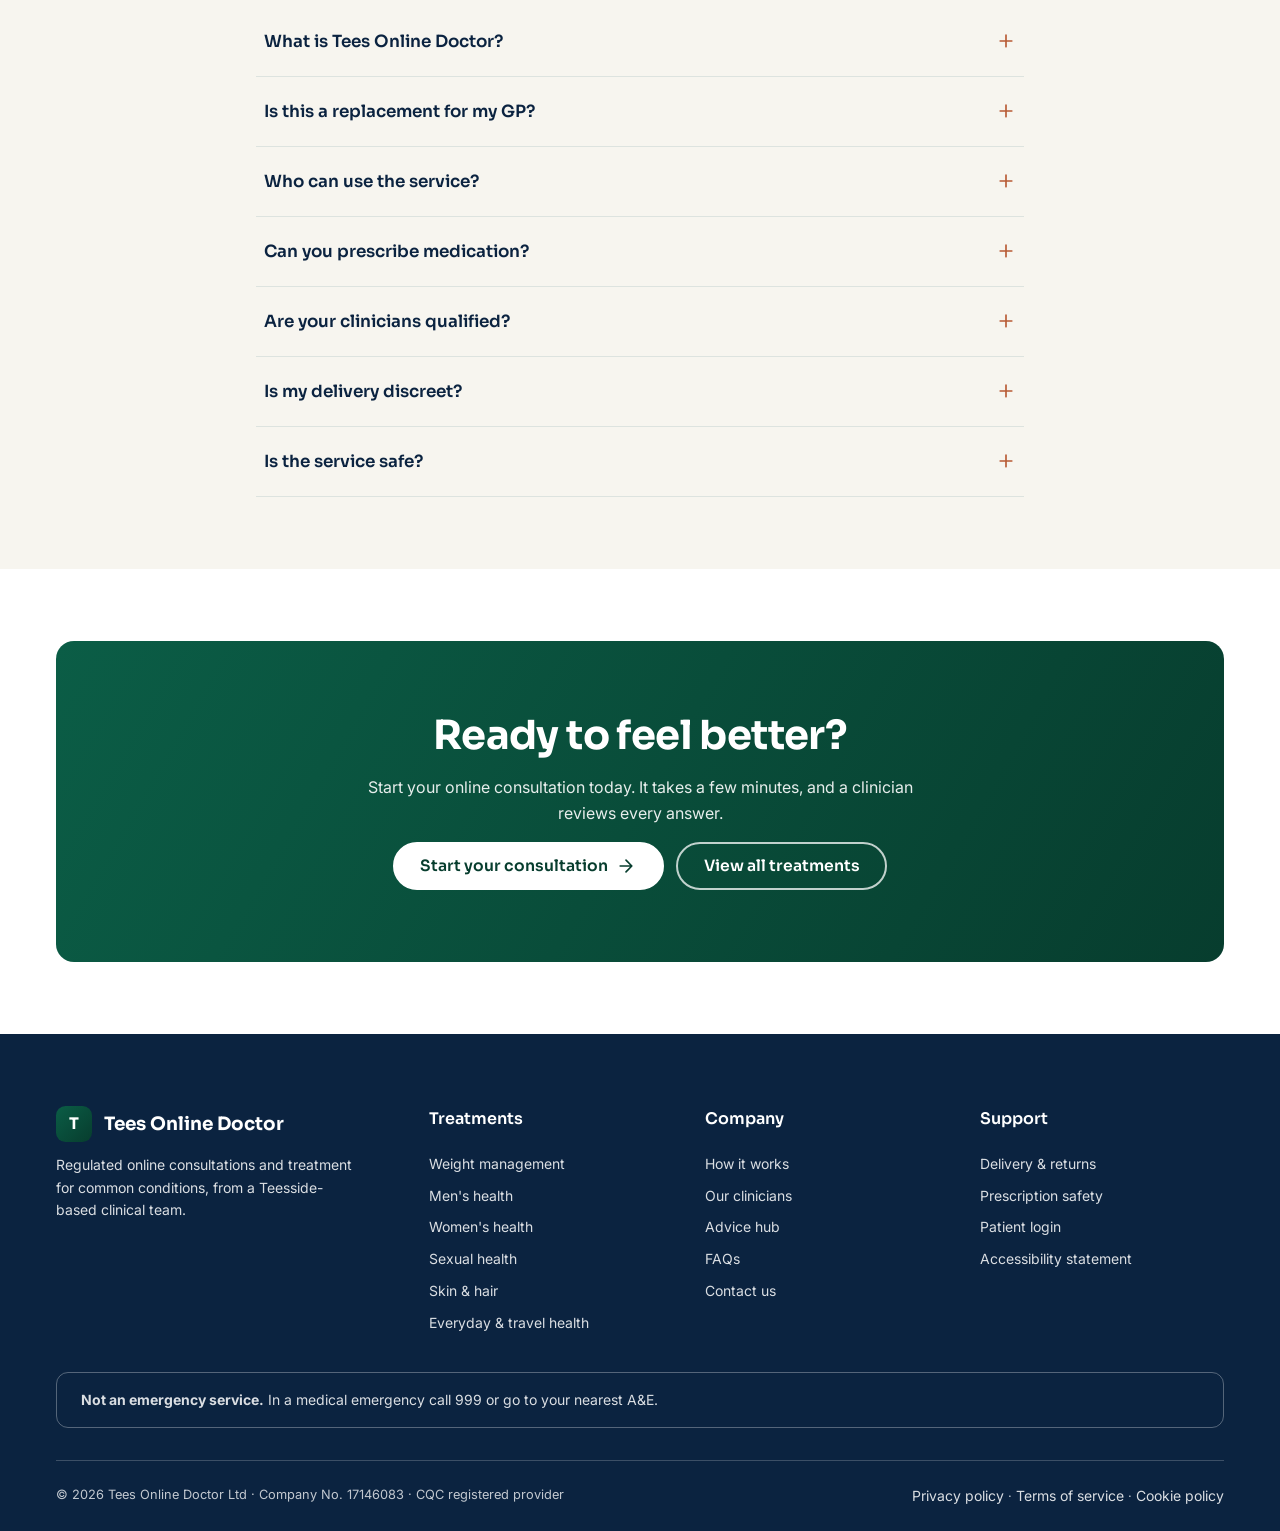
<file: tees-landing-single.html>
<!doctype html>
<html lang="en-GB">
<head>
<meta charset="utf-8">
<meta name="viewport" content="width=device-width, initial-scale=1">
<title>Tees Online Doctor | Regulated online doctor and treatment delivered to your door</title>
<meta name="description" content="Speak to a UK-registered clinician online and get treatment delivered discreetly to your door. CQC regulated. Weight management, men's and women's health, skin, travel and everyday conditions.">
<link rel="canonical" href="https://www.teesonlinedoc.co.uk/">
<meta property="og:title" content="Tees Online Doctor — healthcare that fits your life">
<meta property="og:description" content="Online consultations with UK-registered clinicians. Discreet delivery. No waiting rooms.">
<meta property="og:type" content="website">
<link rel="preconnect" href="https://fonts.googleapis.com">
<link rel="preconnect" href="https://fonts.gstatic.com" crossorigin>
<link href="https://fonts.googleapis.com/css2?family=Inter:wght@400;500;600;700&family=Sora:wght@600;700&display=swap" rel="stylesheet">
<style>
/* ============================================================
   Tees Online Doctor — Landing page
   Structure and class names follow the Devflow Webflow + Lumos style guide:
   page_wrap > page_main > section_* > u-container, u- utilities, is- combos.
   All values are tokens (CSS variables) — no raw colours in components.
   ============================================================ */

:root {
  /* palette (raw) */
  --swatch-forest-900: #073D2E;
  --swatch-forest-700: #0B5D46;
  --swatch-forest-100: #E7F4EF;
  --swatch-forest-50:  #F3FAF7;
  --swatch-navy-900:   #0B2340;
  --swatch-terracotta-700: #B85A34;   /* AA with white text */
  --swatch-terracotta-800: #9A4A28;
  --swatch-terracotta-100: #FBEAE0;
  --swatch-sand-100:   #F7F5EF;
  --swatch-gold-500:   #C69A3B;
  --swatch-white:      #FFFFFF;
  --swatch-mint-100:   #E6F4EF;
  --swatch-grey-100:   #F2F3F1;
  --swatch-ink:        #182A22;
  --swatch-ink-soft:   #4B5D55;
  --swatch-line:       #DDE3DF;

  /* semantic */
  --color-bg: var(--swatch-white);
  --color-bg-alt: var(--swatch-sand-100);
  --color-text: var(--swatch-ink);
  --color-text-soft: var(--swatch-ink-soft);
  --color-heading: var(--swatch-navy-900);
  --color-primary: var(--swatch-forest-700);
  --color-primary-dark: var(--swatch-forest-900);
  --color-primary-tint: var(--swatch-forest-100);
  --color-cta: var(--swatch-terracotta-700);
  --color-cta-hover: var(--swatch-terracotta-800);
  --color-border: var(--swatch-line);
  --color-focus: var(--swatch-navy-900);

  /* type */
  --font-heading: 'Sora', 'Segoe UI', Arial, sans-serif;
  --font-body: 'Inter', 'Segoe UI', Arial, sans-serif;
  --text-h1: clamp(2.25rem, 1.6rem + 2.8vw, 3.75rem);
  --text-h2: clamp(1.75rem, 1.4rem + 1.5vw, 2.5rem);
  --text-h3: 1.25rem;
  --text-body: 1rem;
  --text-small: 0.875rem;
  --line-height-body: 1.6;

  /* space, shape, width */
  --space-1: 0.25rem; --space-2: 0.5rem; --space-3: 0.75rem; --space-4: 1rem;
  --space-5: 1.5rem; --space-6: 2rem; --space-7: 3rem; --space-8: 4.5rem;
  --radius-small: 0.5rem; --radius-medium: 0.75rem; --radius-large: 1.125rem; --radius-xl: 1.75rem; --radius-pill: 999px;
  --shadow-soft: 0 4px 18px rgba(11,35,64,.07);
  --shadow-card: 0 10px 30px rgba(11,35,64,.10);
  --max-width-main: 76rem;
  --nav-height: 4rem;

  /* accessibility widget hooks */
  --a11y-font-scale: 1; --a11y-letter-spacing: normal; --a11y-line-height: 1.6;
}

*,*::before,*::after { box-sizing: border-box; }
html { font-size: calc(100% * var(--a11y-font-scale)); scroll-behavior: smooth; scroll-padding-top: calc(var(--nav-height) + 1rem); }
body { margin: 0; font-family: var(--font-body); font-size: var(--text-body); color: var(--color-text); background: var(--color-bg);
  line-height: var(--a11y-line-height); letter-spacing: var(--a11y-letter-spacing); -webkit-font-smoothing: antialiased; }
img, svg { display: block; max-width: 100%; }
a { color: inherit; text-decoration: none; }
ul { margin: 0; padding: 0; list-style: none; }
h1,h2,h3,h4,p { margin: 0; }
:focus-visible { outline: 3px solid var(--color-focus); outline-offset: 3px; border-radius: 4px; }
.skip-link { position: absolute; left: -999px; top: 0; z-index: 400; background: var(--color-heading); color: #fff; padding: var(--space-3) var(--space-5); border-radius: 0 0 var(--radius-small) 0; }
.skip-link:focus { left: 0; }
.visually-hidden { position: absolute; width: 1px; height: 1px; overflow: hidden; clip: rect(0 0 0 0); white-space: nowrap; }

/* ---------- utilities (u-) ---------- */
.u-container { width: 100%; max-width: var(--max-width-main); margin-inline: auto; padding-inline: var(--space-5); }
.u-vflex { display: flex; flex-direction: column; }
.u-hflex { display: flex; flex-wrap: wrap; align-items: center; }
.u-gap-2 { gap: var(--space-2); } .u-gap-3 { gap: var(--space-3); } .u-gap-4 { gap: var(--space-4); } .u-gap-5 { gap: var(--space-5); } .u-gap-6 { gap: var(--space-6); }
.u-text-center { text-align: center; }
.u-text-style-h1 { font-family: var(--font-heading); font-size: var(--text-h1); line-height: 1.08; font-weight: 700; color: var(--color-heading); letter-spacing: -0.02em; }
.u-text-style-h2 { font-family: var(--font-heading); font-size: var(--text-h2); line-height: 1.15; font-weight: 700; color: var(--color-heading); letter-spacing: -0.015em; }
.u-text-style-h3 { font-family: var(--font-heading); font-size: var(--text-h3); line-height: 1.3; font-weight: 600; color: var(--color-heading); }
.u-text-style-eyebrow { font-family: var(--font-heading); font-size: var(--text-small); font-weight: 700; letter-spacing: .08em; text-transform: uppercase; color: var(--color-primary); }
.u-text-soft { color: var(--color-text-soft); }
.u-max-width-40ch { max-width: 40ch; } .u-max-width-56ch { max-width: 56ch; } .u-max-width-65ch { max-width: 65ch; }
.u-margin-auto { margin-inline: auto; }
.u-theme-dark { background: var(--color-primary-dark); color: #fff; }
.u-theme-dark .u-text-style-h2, .u-theme-dark .u-text-style-h3 { color: #fff; }

/* ---------- button ---------- */
.button_main { display: inline-flex; align-items: center; justify-content: center; gap: var(--space-2); min-height: 3rem; padding: .7rem 1.6rem;
  font-family: var(--font-heading); font-weight: 600; font-size: .975rem; line-height: 1.2; border-radius: var(--radius-pill);
  border: 2px solid var(--color-heading); background: var(--color-heading); color: #fff; cursor: pointer; transition: background .15s, color .15s, border-color .15s, transform .15s; }
.button_main:hover { background: var(--color-primary); border-color: var(--color-primary); transform: translateY(-1px); }
.button_main.is-outline { background: #fff; color: var(--color-heading); border-color: var(--color-heading); }
.button_main.is-outline:hover { background: var(--color-heading); color: #fff; }
.button_main.is-accent { background: var(--color-cta); border-color: var(--color-cta); }
.button_main.is-accent:hover { background: var(--color-cta-hover); border-color: var(--color-cta-hover); }
.button_main.is-light { background: #fff; border-color: #fff; color: var(--color-primary-dark); }
.button_main.is-light:hover { background: var(--swatch-mint-100); border-color: var(--swatch-mint-100); }
.button_main.is-ghost-light { background: transparent; color: #fff; border-color: rgba(255,255,255,.75); }
.button_main.is-ghost-light:hover { background: rgba(255,255,255,.14); }
.button_main.is-small { min-height: 2.5rem; padding: .45rem 1.1rem; font-size: .9rem; }
.icon { width: 1.25rem; height: 1.25rem; stroke: currentColor; fill: none; stroke-width: 2; stroke-linecap: round; stroke-linejoin: round; flex-shrink: 0; }

/* ---------- header: login left, logo centre, menu right (Phlo-style) ---------- */
.nav_wrap { position: sticky; top: 0; z-index: 100; background: #fff; border-bottom: 1px solid var(--color-border); }
.nav_inner { display: grid; grid-template-columns: 1fr auto 1fr; align-items: center; min-height: var(--nav-height); gap: var(--space-4); }
.nav_login { justify-self: start; }
.nav_brand { display: flex; align-items: center; gap: var(--space-3); justify-self: center; }
.nav_brand-mark { width: 2.25rem; height: 2.25rem; border-radius: .6rem; background: linear-gradient(135deg, var(--color-primary), var(--color-primary-dark)); color: #fff; display: grid; place-items: center; font-family: var(--font-heading); font-weight: 700; }
.nav_brand-name { font-family: var(--font-heading); font-weight: 700; font-size: 1.15rem; color: var(--color-heading); line-height: 1.1; }
.nav_brand-sub { display: none; }
.nav_actions { justify-self: end; display: flex; align-items: center; gap: var(--space-3); }
.nav_link { font-weight: 600; font-size: .95rem; color: var(--color-heading); }
.nav_link:hover { text-decoration: underline; text-underline-offset: 4px; }
.nav_toggle { display: inline-flex; background: none; border: 0; padding: .5rem; cursor: pointer; color: var(--color-heading); border-radius: .5rem; }
.nav_menu { position: absolute; top: 100%; right: 0; width: min(22rem, 100%); background: #fff; border: 1px solid var(--color-border); border-top: 0; border-radius: 0 0 var(--radius-large) var(--radius-large);
  box-shadow: var(--shadow-card); padding: var(--space-4) var(--space-5) var(--space-5); display: none; flex-direction: column; }
.nav_menu.is-open { display: flex; }
.nav_menu .nav_link { padding-block: var(--space-3); border-bottom: 1px solid var(--color-border); font-size: 1.05rem; }
.nav_menu .button_main { margin-top: var(--space-4); }
.nav_menu_inner { position: relative; }

/* ---------- hero: copy left, tile mosaic right ---------- */
.section_hero { background: #fff; padding-block: var(--space-7) var(--space-7); }
.hero_layout { display: grid; grid-template-columns: 1.05fr .95fr; gap: var(--space-7); align-items: center; }
.hero_status { display: inline-flex; align-items: center; gap: var(--space-2); font-weight: 600; font-size: .9rem; color: var(--color-heading); }
.hero_status .icon { color: var(--color-primary); }
.hero_title em { font-style: normal; color: var(--color-primary); }
.hero_ticks li { display: flex; align-items: flex-start; gap: var(--space-3); font-size: .95rem; }
.hero_ticks .icon { color: var(--color-heading); margin-top: .1rem; width: 1.15rem; height: 1.15rem; }
.hero_cta { display: flex; flex-wrap: wrap; gap: var(--space-3); }
.hero_rule { border: 0; border-top: 1px solid var(--color-border); margin: 0; }
.hero_trust { font-weight: 600; font-size: .95rem; color: var(--color-heading); }
.chip_main { display: inline-flex; align-items: center; min-height: 2.5rem; padding: .4rem 1rem; border-radius: var(--radius-pill); background: #fff; border: 1px solid var(--color-border); font-weight: 600; font-size: .9rem; color: var(--color-heading); }
.chip_main:hover { border-color: var(--color-heading); }

.mosaic_wrap { position: relative; display: grid; grid-template-columns: 1fr 1fr; grid-template-rows: auto auto; gap: var(--space-4); }
.mosaic_tile { border-radius: var(--radius-medium); padding: var(--space-5); display: flex; flex-direction: column; justify-content: flex-end; min-height: 11rem; overflow: hidden; }
.mosaic_tile.is-navy { background: var(--swatch-navy-900); color: #fff; justify-content: center; text-align: center; min-height: 13rem; }
.mosaic_big { font-family: var(--font-heading); font-weight: 700; font-size: clamp(2.75rem, 2rem + 3vw, 4.25rem); line-height: 1; letter-spacing: -.03em; }
.mosaic_tile.is-navy p { margin-top: var(--space-2); font-size: 1.05rem; font-weight: 500; }
.mosaic_tile.is-mint { background: var(--swatch-mint-100); }
.mosaic_people { display: flex; margin-bottom: var(--space-4); }
.mosaic_avatar { width: 3.5rem; height: 3.5rem; border-radius: 50%; display: grid; place-items: center; font-family: var(--font-heading); font-weight: 700; color: #fff; background: var(--color-primary); border: 3px solid var(--swatch-mint-100); }
.mosaic_avatar + .mosaic_avatar { margin-left: -.75rem; background: var(--swatch-navy-900); }
.mosaic_caption { font-weight: 600; color: var(--color-heading); font-size: .95rem; }
.mosaic_tile.is-tall { grid-row: 1 / span 2; grid-column: 2; background: linear-gradient(180deg, var(--swatch-mint-100), #F4FAF8); align-items: center; justify-content: flex-end; padding-top: var(--space-8); }
.pack_box { width: 62%; aspect-ratio: 3 / 5; border-radius: .5rem; background: linear-gradient(160deg, #fff, #DCEFE8); border: 1px solid #C9E3DA; box-shadow: 0 16px 28px rgba(7,61,46,.14); display: grid; place-items: center; }
.pack_box span { writing-mode: vertical-rl; transform: rotate(180deg); font-family: var(--font-heading); font-weight: 700; color: var(--color-primary); letter-spacing: .02em; font-size: 1.05rem; }
.mosaic_badge { position: absolute; top: -1.5rem; right: -.5rem; z-index: 2; width: 6rem; height: 6rem; border-radius: 50%; background: var(--swatch-navy-900); color: #fff; border: 4px solid #fff; display: grid; place-items: center; text-align: center;
  font-family: var(--font-heading); font-weight: 700; font-size: .78rem; line-height: 1.15; transform: rotate(8deg); box-shadow: var(--shadow-soft); }

/* ---------- generic section ---------- */
.section_main { padding-block: var(--space-8); }
.section_main.is-alt { background: var(--color-bg-alt); }
.section_main.is-tint { background: var(--swatch-mint-100); }
.section_head { max-width: 42rem; margin: 0 auto var(--space-7); text-align: center; display: flex; flex-direction: column; gap: var(--space-3); }

/* ---------- treatments ---------- */
.treat_grid { display: grid; grid-template-columns: repeat(3, 1fr); gap: var(--space-5); }
.treat_card { background: #fff; border: 1px solid var(--color-border); border-radius: var(--radius-large); padding: var(--space-6); display: flex; flex-direction: column; gap: var(--space-4); transition: box-shadow .2s, transform .2s, border-color .2s; }
.treat_card:hover { box-shadow: var(--shadow-card); transform: translateY(-3px); border-color: transparent; }
.treat_icon { width: 3rem; height: 3rem; border-radius: .9rem; background: var(--color-primary-tint); color: var(--color-primary); display: grid; place-items: center; }
.treat_list { display: flex; flex-wrap: wrap; gap: var(--space-2); }
.treat_list li { font-size: var(--text-small); background: var(--swatch-forest-50); border: 1px solid var(--color-border); border-radius: var(--radius-pill); padding: .2rem .7rem; color: var(--color-text); }
.treat_link { margin-top: auto; display: inline-flex; align-items: center; gap: var(--space-2); font-weight: 700; color: var(--color-primary); }
.treat_link:hover { text-decoration: underline; text-underline-offset: 3px; }

/* ---------- steps ---------- */
.steps_grid { display: grid; grid-template-columns: repeat(3, 1fr); gap: var(--space-5); counter-reset: step; }
.steps_card { background: #fff; border-radius: var(--radius-large); padding: var(--space-6); box-shadow: var(--shadow-soft); counter-increment: step; }
.steps_card::before { content: counter(step); display: grid; place-items: center; width: 2.75rem; height: 2.75rem; border-radius: 50%; background: var(--color-primary); color: #fff; font-family: var(--font-heading); font-weight: 700; margin-bottom: var(--space-4); }

/* ---------- why / features ---------- */
.feature_grid { display: grid; grid-template-columns: repeat(4, 1fr); gap: var(--space-5); }
.feature_card { padding: var(--space-5); border-radius: var(--radius-medium); border: 1px solid var(--color-border); background: #fff; display: flex; flex-direction: column; gap: var(--space-3); }
.feature_card .treat_icon { width: 2.75rem; height: 2.75rem; }

/* ---------- clinicians ---------- */
.team_layout { display: grid; grid-template-columns: .9fr 1.1fr; gap: var(--space-7); align-items: center; }
.team_cards { display: grid; grid-template-columns: 1fr 1fr; gap: var(--space-5); }
.team_card { background: #fff; border: 1px solid var(--color-border); border-radius: var(--radius-large); padding: var(--space-5); display: flex; flex-direction: column; gap: var(--space-3); }
.team_avatar { width: 4rem; height: 4rem; border-radius: 50%; background: var(--color-primary); color: #fff; display: grid; place-items: center; font-family: var(--font-heading); font-weight: 700; font-size: 1.25rem; }
.team_role { color: var(--color-cta); font-weight: 700; font-size: var(--text-small); }
.badge_main { display: inline-block; background: var(--color-primary-tint); color: var(--color-primary-dark); font-size: .75rem; font-weight: 700; padding: .25rem .7rem; border-radius: var(--radius-pill); }

/* ---------- safety panel ---------- */
.safety_layout { display: grid; grid-template-columns: 1fr 1fr; gap: var(--space-5); }
.safety_card { border-radius: var(--radius-large); padding: var(--space-6); border: 1px solid var(--color-border); background: #fff; }
.safety_card.is-notice { background: var(--swatch-terracotta-100); border-color: #F0C7B3; }
.safety_card li { display: flex; gap: var(--space-3); padding-block: var(--space-2); }
.safety_card .icon { color: var(--color-primary); margin-top: .2rem; }

/* ---------- reviews ---------- */
.review_grid { display: grid; grid-template-columns: repeat(3, 1fr); gap: var(--space-5); }
.review_card { background: #fff; border-radius: var(--radius-large); padding: var(--space-6); box-shadow: var(--shadow-soft); display: flex; flex-direction: column; gap: var(--space-3); }
.review_stars { color: var(--swatch-gold-500); letter-spacing: .15em; }
.review_name { font-weight: 700; color: var(--color-heading); font-size: var(--text-small); margin-top: auto; }
.review_note { font-size: var(--text-small); color: var(--color-text-soft); text-align: center; margin-top: var(--space-5); }

/* ---------- advice ---------- */
.advice_grid { display: grid; grid-template-columns: repeat(3, 1fr); gap: var(--space-5); }
.advice_card { background: #fff; border: 1px solid var(--color-border); border-radius: var(--radius-large); overflow: hidden; display: flex; flex-direction: column; transition: box-shadow .2s, transform .2s; }
.advice_card:hover { box-shadow: var(--shadow-card); transform: translateY(-3px); }
.advice_thumb { aspect-ratio: 16/9; background: linear-gradient(135deg, var(--color-primary), var(--swatch-navy-900)); }
.advice_body { padding: var(--space-5); display: flex; flex-direction: column; gap: var(--space-2); }
.advice_cat { font-size: .75rem; font-weight: 700; letter-spacing: .06em; text-transform: uppercase; color: var(--color-cta); }

/* ---------- faq ---------- */
.faq_list { max-width: 48rem; margin-inline: auto; }
.faq_item { border-bottom: 1px solid var(--color-border); }
.faq_question { width: 100%; background: none; border: 0; padding: var(--space-5) var(--space-2); display: flex; align-items: center; justify-content: space-between; gap: var(--space-4); text-align: left; cursor: pointer;
  font-family: var(--font-heading); font-weight: 600; font-size: 1.05rem; color: var(--color-heading); }
.faq_question .icon { transition: transform .2s; color: var(--color-cta); }
.faq_question[aria-expanded="true"] .icon { transform: rotate(45deg); }
.faq_answer { padding: 0 var(--space-2) var(--space-5); color: var(--color-text-soft); }
.faq_answer[hidden] { display: none; }

/* ---------- final cta ---------- */
.cta_wrap { border-radius: var(--radius-large); padding: var(--space-8) var(--space-6); text-align: center; background: linear-gradient(120deg, var(--color-primary), var(--color-primary-dark)); color: #fff; }
.cta_wrap .u-text-style-h2 { color: #fff; }
.cta_wrap p { color: rgba(255,255,255,.9); }

/* ---------- footer ---------- */
.footer_wrap { background: var(--swatch-navy-900); color: rgba(255,255,255,.85); padding-block: var(--space-8) var(--space-5); }
.footer_grid { display: grid; grid-template-columns: 1.4fr repeat(3, 1fr); gap: var(--space-6); }
.footer_title { font-family: var(--font-heading); font-weight: 600; color: #fff; margin-bottom: var(--space-4); font-size: 1rem; }
.footer_link { display: block; padding-block: .3rem; color: rgba(255,255,255,.85); font-size: var(--text-small); }
.footer_link:hover { color: #fff; text-decoration: underline; text-underline-offset: 3px; }
.footer_emergency { margin-top: var(--space-6); padding: var(--space-4) var(--space-5); border: 1px solid rgba(255,255,255,.3); border-radius: var(--radius-medium); font-size: var(--text-small); }
.footer_legal { margin-top: var(--space-6); padding-top: var(--space-5); border-top: 1px solid rgba(255,255,255,.2); font-size: .8rem; color: rgba(255,255,255,.75); display: flex; flex-wrap: wrap; gap: var(--space-3) var(--space-6); justify-content: space-between; }

/* ---------- accessibility widget (bottom-left) ---------- */
.a11y-fab { position: fixed; left: 1.25rem; bottom: 1.25rem; z-index: 150; display: inline-flex; align-items: center; gap: .5rem; background: var(--swatch-navy-900); color: #fff; border: 2px solid #fff; border-radius: var(--radius-pill);
  padding: .75rem 1.1rem .75rem .9rem; cursor: pointer; font-family: var(--font-heading); font-weight: 600; font-size: .85rem; box-shadow: var(--shadow-card); }
.a11y-fab:hover { background: var(--color-primary); }
.a11y-fab:focus-visible, .a11y-close:focus-visible { outline: 3px solid var(--swatch-gold-500); outline-offset: 2px; }
.a11y-panel { position: fixed; left: 1.25rem; bottom: 5.25rem; z-index: 151; width: 20rem; max-width: calc(100vw - 2.5rem); max-height: calc(100vh - 7rem); overflow-y: auto; background: #fff; color: var(--color-text); border: 1px solid var(--color-border); border-radius: var(--radius-large); box-shadow: var(--shadow-card); padding: var(--space-5); }
.a11y-panel[hidden] { display: none; }
.a11y-head { display: flex; justify-content: space-between; align-items: center; }
.a11y-head h2 { font-family: var(--font-heading); font-size: 1.1rem; color: var(--color-heading); }
.a11y-close { background: none; border: 0; font-size: 1.6rem; line-height: 1; cursor: pointer; padding: .25rem .5rem; color: var(--color-text-soft); }
.a11y-note { font-size: .82rem; color: var(--color-text-soft); margin: var(--space-2) 0; }
.a11y-row { display: flex; align-items: center; justify-content: space-between; gap: var(--space-3); padding-block: var(--space-3); border-bottom: 1px solid var(--color-border); font-weight: 600; font-size: .9rem; }
.a11y-group { display: flex; gap: .375rem; }
.a11y-group button { min-width: 2.6rem; padding: .45rem .6rem; border-radius: .5rem; border: 1px solid var(--color-border); background: #fff; font: 700 .82rem var(--font-heading); cursor: pointer; color: var(--color-heading); }
.a11y-group button[aria-pressed="true"] { background: var(--color-primary); border-color: var(--color-primary); color: #fff; }
.a11y-switch { position: relative; width: 2.9rem; height: 1.6rem; flex-shrink: 0; }
.a11y-switch input { position: absolute; inset: 0; width: 100%; height: 100%; margin: 0; opacity: 0; cursor: pointer; z-index: 2; }
.a11y-switch i { position: absolute; inset: 0; background: #AEB8B3; border-radius: 1.6rem; transition: background .15s; }
.a11y-switch i::after { content: ""; position: absolute; top: .2rem; left: .2rem; width: 1.2rem; height: 1.2rem; background: #fff; border-radius: 50%; transition: transform .15s; }
.a11y-switch input:checked + i { background: var(--color-primary); }
.a11y-switch input:checked + i::after { transform: translateX(1.3rem); }
.a11y-switch input:focus-visible + i { outline: 3px solid var(--color-focus); outline-offset: 2px; }

html[data-a11y-contrast="high"] { --color-text: #000; --color-text-soft: #111; --color-border: #000; --color-heading: #000; --color-primary: #00432F; --color-primary-dark: #002A1D; --color-cta: #8F3A14; --color-cta-hover: #6E2A0C; --color-bg-alt: #fff; --swatch-navy-900: #000; --swatch-forest-50: #fff; --swatch-forest-100: #fff; }
html[data-a11y-contrast="high"] .section_hero { background: #fff; border-bottom: 2px solid #000; }
html[data-a11y-spacing="wide"] { --a11y-letter-spacing: .04em; --a11y-line-height: 2; }
html[data-a11y-links="highlight"] a:not(.button_main):not(.nav_brand):not(.chip_main):not(.treat_card):not(.advice_card) { text-decoration: underline; text-decoration-thickness: 2px; text-underline-offset: 3px; background: rgba(184,90,52,.14); }
html[data-a11y-motion="reduced"], html[data-a11y-motion="reduced"] *, html[data-a11y-motion="reduced"] *::before, html[data-a11y-motion="reduced"] *::after { animation: none !important; transition: none !important; scroll-behavior: auto !important; }
@media (prefers-reduced-motion: reduce) { html { scroll-behavior: auto; } *, *::before, *::after { transition: none !important; animation: none !important; } }

/* ---------- responsive ---------- */
@media (max-width: 62rem) {
  .hero_layout { grid-template-columns: 1fr; }
  .team_layout { grid-template-columns: 1fr; }
  .treat_grid, .steps_grid, .review_grid, .advice_grid { grid-template-columns: 1fr 1fr; }
  .feature_grid { grid-template-columns: 1fr 1fr; }
  .footer_grid { grid-template-columns: 1fr 1fr; }
  .panel_feature { grid-template-columns: 1fr; }
  .panel_art { min-height: 16rem; border-radius: 0; }
  .panel_copy { padding: var(--space-7) var(--space-6); }
}
@media (max-width: 40rem) {
  .treat_grid, .steps_grid, .review_grid, .advice_grid, .feature_grid, .team_cards, .safety_layout, .footer_grid { grid-template-columns: 1fr; }
  .section_main { padding-block: var(--space-7); }
  .section_hero { padding-block: var(--space-6); }
  .nav_login span { display: none; }
  .nav_actions .nav_link { display: none; }
  .nav_brand-name { font-size: 1rem; }
  .mosaic_wrap { grid-template-columns: 1fr 1fr; }
  .mosaic_badge { width: 5rem; height: 5rem; font-size: .7rem; top: -1rem; }
  .a11y-fab { left: .75rem; bottom: .75rem; padding: .75rem; }
  .a11y-fab span { display: none; }
  .a11y-panel { left: .75rem; bottom: 4.5rem; }
}
/* ---------- review ticker (Phlo-style strip) ---------- */
.ticker_wrap { overflow: hidden; background: #fff; padding-block: var(--space-5); }
.ticker_track { display: flex; gap: var(--space-7); width: max-content; animation: ticker 50s linear infinite; }
.ticker_wrap:hover .ticker_track { animation-play-state: paused; }
.ticker_item { width: 15rem; white-space: normal; display: flex; flex-direction: column; gap: var(--space-2); font-weight: 600; font-size: .9rem; color: var(--color-heading); line-height: 1.35; }
.ticker_item .review_stars { font-size: .8rem; }
.ticker_item small { font-weight: 400; font-size: .8rem; color: var(--color-text-soft); }
@keyframes ticker { to { transform: translateX(-50%); } }
@media (prefers-reduced-motion: reduce) { .ticker_wrap { overflow-x: auto; } .ticker_track { animation: none; } }
html[data-a11y-motion="reduced"] .ticker_wrap { overflow-x: auto; }

/* ---------- benefits accordion + facts ---------- */
.benefits_layout { display: grid; grid-template-columns: 1fr 1.1fr; gap: var(--space-7); align-items: start; }
.benefits_list { margin: 0; max-width: none; display: flex; flex-direction: column; gap: var(--space-3); }
.benefits_list .faq_item { background: #fff; border: 0; border-radius: var(--radius-medium); padding-inline: var(--space-4); }
.benefit_label { display: inline-flex; align-items: center; gap: var(--space-3); }
.benefit_label .icon { color: var(--color-primary); }
.facts_list { display: grid; grid-template-columns: repeat(4, 1fr); gap: var(--space-4); margin-top: var(--space-7); }
.facts_item { border: 1.5px solid var(--color-heading); border-radius: var(--radius-medium); padding: var(--space-5); background: transparent; display: flex; flex-direction: column; gap: var(--space-2); }
.facts_item strong { font-family: var(--font-heading); font-size: clamp(2rem, 1.4rem + 2vw, 3rem); line-height: 1; color: var(--color-heading); }
.facts_item span { color: var(--color-text-soft); font-size: var(--text-small); }
@media (max-width: 62rem) { .benefits_layout { grid-template-columns: 1fr; } .facts_list { grid-template-columns: 1fr 1fr; } }
@media (max-width: 40rem) { .facts_list { grid-template-columns: 1fr; } }

/* ---------- regulated band + feature panel ---------- */
.section_regulated { background: var(--swatch-grey-100); padding-block: var(--space-7); }
.reg_label { text-align: center; font-weight: 600; color: var(--color-heading); margin-bottom: var(--space-4); }
.reg_list { display: flex; flex-wrap: wrap; justify-content: center; gap: var(--space-3); }
.reg_item { display: inline-flex; align-items: center; gap: var(--space-2); background: #fff; border: 1px solid var(--color-border); border-radius: var(--radius-pill); padding: .55rem 1.1rem; font-weight: 600; font-size: .9rem; color: var(--color-heading); }
.reg_item .icon { color: var(--color-primary); }
.panel_feature { margin-top: var(--space-7); background: #fff; border-radius: var(--radius-xl); overflow: hidden; display: grid; grid-template-columns: 1fr 1fr; min-height: 22rem; position: relative; }
.panel_copy { padding: var(--space-8) var(--space-7); display: flex; flex-direction: column; gap: var(--space-4); justify-content: center; }
.panel_art { background: var(--swatch-mint-100); position: relative; display: grid; place-items: center; overflow: hidden; border-top-left-radius: 14rem; border-bottom-left-radius: 14rem; }
.panel_art .pack_box { width: 8.5rem; margin: 0; transform: rotate(-6deg); }
.panel_stamp { position: absolute; right: 2rem; bottom: 2rem; width: 6.25rem; height: 6.25rem; border-radius: 50%; background: var(--color-cta); color: #fff; display: grid; place-items: center; text-align: center; font-family: var(--font-heading); font-weight: 700; font-size: .85rem; line-height: 1.15; transform: rotate(-10deg); }
.url_pill { align-self: flex-start; background: var(--swatch-navy-900); color: #fff; font-family: var(--font-heading); font-weight: 600; padding: .55rem 1.25rem; border-radius: var(--radius-pill); }

.advice_thumb { display: block; }
.advice_card .u-text-style-h3 { display: block; }
</style>
<link rel="icon" href="data:,">
<script type="application/ld+json">
{"@context":"https://schema.org","@type":"MedicalOrganization","name":"Tees Online Doctor","url":"https://www.teesonlinedoc.co.uk/","description":"Online consultations with UK-registered clinicians and discreet treatment delivery."}
</script>
</head>
<body>

<!-- icon sprite -->
<svg xmlns="http://www.w3.org/2000/svg" style="display:none" aria-hidden="true">
  <symbol id="i-check" viewBox="0 0 24 24"><path d="M20 6 9 17l-5-5"/></symbol>
  <symbol id="i-shield" viewBox="0 0 24 24"><path d="M12 22s8-4 8-10V5l-8-3-8 3v7c0 6 8 10 8 10z"/></symbol>
  <symbol id="i-pill" viewBox="0 0 24 24"><path d="M10.5 20.5l10-10a4.95 4.95 0 0 0-7-7l-10 10a4.95 4.95 0 0 0 7 7z"/><path d="m8.5 8.5 7 7"/></symbol>
  <symbol id="i-lock" viewBox="0 0 24 24"><rect x="3" y="11" width="18" height="11" rx="2"/><path d="M7 11V7a5 5 0 0 1 10 0v4"/></symbol>
  <symbol id="i-flag" viewBox="0 0 24 24"><path d="M4 22V4"/><path d="M4 4h13l-2 4 2 4H4"/></symbol>
  <symbol id="i-search" viewBox="0 0 24 24"><circle cx="11" cy="11" r="8"/><path d="m21 21-4.35-4.35"/></symbol>
  <symbol id="i-arrow" viewBox="0 0 24 24"><path d="M5 12h14M12 5l7 7-7 7"/></symbol>
  <symbol id="i-plus" viewBox="0 0 24 24"><path d="M12 5v14M5 12h14"/></symbol>
  <symbol id="i-box" viewBox="0 0 24 24"><path d="M21 16V8l-9-5-9 5v8l9 5 9-5z"/><path d="m3.3 7 8.7 5 8.7-5M12 22V12"/></symbol>
  <symbol id="i-chat" viewBox="0 0 24 24"><path d="M21 15a2 2 0 0 1-2 2H7l-4 4V5a2 2 0 0 1 2-2h14a2 2 0 0 1 2 2z"/></symbol>
  <symbol id="i-heart" viewBox="0 0 24 24"><path d="M20.8 4.6a5.5 5.5 0 0 0-7.8 0L12 5.7l-1-1.1a5.5 5.5 0 0 0-7.8 7.8l1 1.1L12 21l7.8-7.5 1-1.1a5.5 5.5 0 0 0 0-7.8z"/></symbol>
  <symbol id="i-activity" viewBox="0 0 24 24"><path d="M22 12h-4l-3 9L9 3l-3 9H2"/></symbol>
  <symbol id="i-user" viewBox="0 0 24 24"><path d="M20 21v-2a4 4 0 0 0-4-4H8a4 4 0 0 0-4 4v2"/><circle cx="12" cy="7" r="4"/></symbol>
  <symbol id="i-drop" viewBox="0 0 24 24"><path d="M12 2.7l5.7 5.7a8 8 0 1 1-11.3 0z"/></symbol>
  <symbol id="i-globe" viewBox="0 0 24 24"><circle cx="12" cy="12" r="10"/><path d="M2 12h20"/><path d="M12 2a15.3 15.3 0 0 1 4 10 15.3 15.3 0 0 1-4 10 15.3 15.3 0 0 1-4-10 15.3 15.3 0 0 1 4-10z"/></symbol>
  <symbol id="i-clock" viewBox="0 0 24 24"><circle cx="12" cy="12" r="10"/><path d="M12 6v6l4 2"/></symbol>
  <symbol id="i-access" viewBox="0 0 24 24"><circle cx="12" cy="4.5" r="2"/><path d="M5 8h14M12 8v6m0 0-3 7m3-7 3 7"/></symbol>
  <symbol id="i-menu" viewBox="0 0 24 24"><path d="M3 6h18M3 12h18M3 18h18"/></symbol>
</svg>

<a class="skip-link" href="#main">Skip to main content</a>

<div class="page_wrap">

  <!-- ========== header: login left, logo centre, menu right ========== -->
  <header class="nav_wrap">
    <div class="u-container nav_inner">
      <a class="button_main is-outline is-small nav_login" href="#patient-login"><svg class="icon"><use href="#i-user"/></svg><span>Log in</span></a>
      <a class="nav_brand" href="/" aria-label="Tees Online Doctor, home">
        <span class="nav_brand-mark" aria-hidden="true">T</span>
        <span class="nav_brand-name">Tees Online Doctor</span>
      </a>
      <div class="nav_actions">
        <a class="nav_link" href="#treatments">Treatments</a>
        <button class="nav_toggle" type="button" aria-controls="nav-menu" aria-expanded="false" aria-label="Open menu"><svg class="icon" style="width:1.6rem;height:1.6rem"><use href="#i-menu"/></svg></button>
      </div>
    </div>
    <div class="u-container nav_menu_inner">
      <nav class="nav_menu" id="nav-menu" aria-label="Main">
        <a class="nav_link" href="#treatments">Treatments</a>
        <a class="nav_link" href="#how-it-works">How it works</a>
        <a class="nav_link" href="#clinicians">Our clinicians</a>
        <a class="nav_link" href="#advice">Advice</a>
        <a class="nav_link" href="#faqs">FAQs</a>
        <a class="button_main" href="#start">Start consultation <svg class="icon"><use href="#i-arrow"/></svg></a>
      </nav>
    </div>
  </header>

  <main class="page_main" id="main">

    <!-- ========== hero ========== -->
    <section class="section_hero">
      <div class="u-container hero_layout">
        <div class="u-vflex u-gap-5">
          <p class="hero_status"><svg class="icon"><use href="#i-shield"/></svg>CQC regulated online clinic</p>
          <h1 class="hero_title u-text-style-h1">Healthcare that fits <em>your life.</em></h1>
          <p class="hero_trust">See a UK-registered clinician online, with treatment delivered discreetly to your door.</p>

          <ul class="hero_ticks u-vflex u-gap-3">
            <li><svg class="icon"><use href="#i-check"/></svg>Every consultation reviewed by a UK-registered clinician</li>
            <li><svg class="icon"><use href="#i-check"/></svg>Prescribed only where it is clinically appropriate</li>
            <li><svg class="icon"><use href="#i-check"/></svg>Free delivery in plain, unbranded packaging</li>
          </ul>

          <div class="hero_cta">
            <a class="button_main" href="#start">Check your eligibility <svg class="icon"><use href="#i-arrow"/></svg></a>
            <a class="button_main is-outline" href="#treatments">View all treatments</a>
          </div>

          <hr class="hero_rule">
          <p class="hero_trust">Led by clinicians based in Teesside, serving adults across the UK</p>
        </div>

        <div class="mosaic_wrap" aria-label="At a glance">
          <span class="mosaic_badge" aria-hidden="true">CQC<br>regulated</span>
          <div class="mosaic_tile is-navy">
            <span class="mosaic_big">29</span>
            <p>common conditions, one clinician-led service</p>
          </div>
          <div class="mosaic_tile is-tall">
            <div class="pack_box" aria-hidden="true"><span>Tees Online Doctor</span></div>
            <span class="mosaic_caption" style="text-align:center;margin-top:var(--space-4)">Plain, unbranded packaging</span>
          </div>
          <div class="mosaic_tile is-mint">
            <div class="mosaic_people" aria-hidden="true"><span class="mosaic_avatar">AA</span><span class="mosaic_avatar">KL</span></div>
            <span class="mosaic_caption">Reviewed by UK-registered clinicians</span>
          </div>
        </div>
      </div>
    </section>

    <!-- ========== review ticker (replace with live review widget) ========== -->
    <section class="ticker_wrap" aria-label="Sample patient feedback">
      <div class="ticker_track">
        <p class="ticker_item"><span class="review_stars">★★★★★</span>Quick, clear and much easier than waiting for a GP appointment<small>Sample review</small></p>
        <p class="ticker_item"><span class="review_stars">★★★★★</span>The questionnaire was straightforward<small>Sample review</small></p>
        <p class="ticker_item"><span class="review_stars">★★★★☆</span>Helpful team and a smooth process<small>Sample review</small></p>
        <p class="ticker_item"><span class="review_stars">★★★★★</span>Arrived in plain packaging, just as promised<small>Sample review</small></p>
        <p class="ticker_item"><span class="review_stars">★★★★★</span>Clear advice about what was suitable for me<small>Sample review</small></p>
        <p class="ticker_item" aria-hidden="true"><span class="review_stars">★★★★★</span>Quick, clear and much easier than waiting for a GP appointment<small>Sample review</small></p>
        <p class="ticker_item" aria-hidden="true"><span class="review_stars">★★★★★</span>The questionnaire was straightforward<small>Sample review</small></p>
        <p class="ticker_item" aria-hidden="true"><span class="review_stars">★★★★☆</span>Helpful team and a smooth process<small>Sample review</small></p>
        <p class="ticker_item" aria-hidden="true"><span class="review_stars">★★★★★</span>Arrived in plain packaging, just as promised<small>Sample review</small></p>
        <p class="ticker_item" aria-hidden="true"><span class="review_stars">★★★★★</span>Clear advice about what was suitable for me<small>Sample review</small></p>
      </div>
    </section>

    <!-- ========== regulated band + feature panel ========== -->
    <section class="section_regulated" aria-label="Regulation and registration">
      <div class="u-container">
        <p class="reg_label">Regulated and registered</p>
        <ul class="reg_list">
          <li class="reg_item"><svg class="icon"><use href="#i-shield"/></svg>Care Quality Commission</li>
          <li class="reg_item"><svg class="icon"><use href="#i-pill"/></svg>General Pharmaceutical Council</li>
          <li class="reg_item"><svg class="icon"><use href="#i-user"/></svg>UK-registered clinicians</li>
          <li class="reg_item"><svg class="icon"><use href="#i-lock"/></svg>Secure, PCI-DSS payments</li>
          <li class="reg_item"><svg class="icon"><use href="#i-flag"/></svg>UK-based support team</li>
        </ul>
        <div class="panel_feature">
          <div class="panel_copy">
            <span class="url_pill">teesonlinedoc.co.uk</span>
            <h2 class="u-text-style-h2">Care that arrives quietly, and on your terms</h2>
            <p class="u-text-soft u-max-width-40ch">Complete your questionnaire when it suits you. A clinician reviews it, and any treatment is delivered in plain packaging.</p>
            <div><a class="button_main" href="#start">Start your consultation <svg class="icon"><use href="#i-arrow"/></svg></a></div>
          </div>
          <div class="panel_art" aria-hidden="true">
            <div class="pack_box"><span>Tees Online Doctor</span></div>
            <span class="panel_stamp">Free<br>delivery</span>
          </div>
        </div>
      </div>
    </section>

    <!-- ========== treatments ========== -->
    <section class="section_main" id="treatments">
      <div class="u-container">
        <div class="section_head">
          <p class="u-text-style-eyebrow">Treatments</p>
          <h2 class="u-text-style-h2">Care for the conditions that matter to you</h2>
          <p class="u-text-soft">29 common conditions across six areas. Choose one to begin, and a clinician will confirm whether treatment is suitable.</p>
        </div>
        <div class="treat_grid">

          <article class="treat_card">
            <span class="treat_icon"><svg class="icon"><use href="#i-activity"/></svg></span>
            <h3 class="u-text-style-h3">Weight management</h3>
            <ul class="treat_list"><li>Medical weight support</li><li>Weight loss</li></ul>
            <a class="treat_link" href="#start" aria-label="Browse weight management treatments">Browse treatments <svg class="icon"><use href="#i-arrow"/></svg></a>
          </article>

          <article class="treat_card">
            <span class="treat_icon"><svg class="icon"><use href="#i-user"/></svg></span>
            <h3 class="u-text-style-h3">Men's health</h3>
            <ul class="treat_list"><li>Erectile dysfunction</li><li>Premature ejaculation</li><li>Hair loss</li></ul>
            <a class="treat_link" href="#start" aria-label="Browse men's health treatments">Browse treatments <svg class="icon"><use href="#i-arrow"/></svg></a>
          </article>

          <article class="treat_card">
            <span class="treat_icon"><svg class="icon"><use href="#i-heart"/></svg></span>
            <h3 class="u-text-style-h3">Women's health</h3>
            <ul class="treat_list"><li>Emergency contraception</li><li>Menopause support</li><li>Period delay</li><li>Thrush</li><li>UTI</li></ul>
            <a class="treat_link" href="#start" aria-label="Browse women's health treatments">Browse treatments <svg class="icon"><use href="#i-arrow"/></svg></a>
          </article>

          <article class="treat_card">
            <span class="treat_icon"><svg class="icon"><use href="#i-shield"/></svg></span>
            <h3 class="u-text-style-h3">Sexual health</h3>
            <ul class="treat_list"><li>Chlamydia</li><li>Genital herpes</li><li>Genital warts</li></ul>
            <a class="treat_link" href="#start" aria-label="Browse sexual health treatments">Browse treatments <svg class="icon"><use href="#i-arrow"/></svg></a>
          </article>

          <article class="treat_card">
            <span class="treat_icon"><svg class="icon"><use href="#i-drop"/></svg></span>
            <h3 class="u-text-style-h3">Skin &amp; hair</h3>
            <ul class="treat_list"><li>Acne</li><li>Eczema</li><li>Fungal skin infection</li><li>Scabies</li><li>Nail infection</li></ul>
            <a class="treat_link" href="#start" aria-label="Browse skin and hair treatments">Browse treatments <svg class="icon"><use href="#i-arrow"/></svg></a>
          </article>

          <article class="treat_card">
            <span class="treat_icon"><svg class="icon"><use href="#i-globe"/></svg></span>
            <h3 class="u-text-style-h3">Everyday &amp; travel health</h3>
            <ul class="treat_list"><li>Hay fever</li><li>Sinusitis</li><li>Acid reflux</li><li>IBS</li><li>Migraine</li><li>Jet lag</li><li>Malaria prevention</li></ul>
            <a class="treat_link" href="#start" aria-label="Browse everyday and travel health treatments">Browse treatments <svg class="icon"><use href="#i-arrow"/></svg></a>
          </article>

        </div>
      </div>
    </section>

    <!-- ========== how it works ========== -->
    <section class="section_main is-alt" id="how-it-works">
      <div class="u-container">
        <div class="section_head">
          <p class="u-text-style-eyebrow">How it works</p>
          <h2 class="u-text-style-h2">Simple, safe and discreet</h2>
          <p class="u-text-soft">Care without the waiting room. It usually takes just a few minutes to complete your questionnaire.</p>
        </div>
        <ol class="steps_grid" style="margin:0;padding:0;list-style:none">
          <li class="steps_card u-vflex u-gap-3"><h3 class="u-text-style-h3">Choose your treatment</h3><p class="u-text-soft">Find your condition and answer a short, private questionnaire about your health.</p></li>
          <li class="steps_card u-vflex u-gap-3"><h3 class="u-text-style-h3">A clinician reviews it</h3><p class="u-text-soft">A UK-registered clinician reviews your answers and prescribes only where it is safe and appropriate.</p></li>
          <li class="steps_card u-vflex u-gap-3"><h3 class="u-text-style-h3">Delivered to your door</h3><p class="u-text-soft">Your treatment is dispensed by a registered pharmacy and sent in plain, unbranded packaging.</p></li>
        </ol>
        <div class="u-text-center" style="margin-top:var(--space-7)"><a class="button_main" href="#start">Begin your assessment <svg class="icon"><use href="#i-arrow"/></svg></a></div>
      </div>
    </section>

    <!-- ========== benefits: accordion + facts ========== -->
    <section class="section_main is-tint">
      <div class="u-container">
        <div class="benefits_layout">
          <div class="u-vflex u-gap-4">
            <p class="u-text-style-eyebrow">Why Tees Online Doctor</p>
            <h2 class="u-text-style-h2">Start your safe and supported care</h2>
            <p class="u-text-soft u-max-width-40ch">Convenient care with real clinical accountability, from a team based in Teesside.</p>
          </div>
          <div class="faq_list benefits_list">
            <div class="faq_item"><h3><button class="faq_question" type="button" aria-expanded="true" aria-controls="ben-1"><span class="benefit_label"><svg class="icon"><use href="#i-user"/></svg>Real clinicians, real accountability</span><svg class="icon"><use href="#i-plus"/></svg></button></h3><div class="faq_answer" id="ben-1"><p>Named, UK-registered doctors and prescribers review every consultation against clear clinical pathways. Not an algorithm.</p></div></div>
            <div class="faq_item"><h3><button class="faq_question" type="button" aria-expanded="false" aria-controls="ben-2"><span class="benefit_label"><svg class="icon"><use href="#i-shield"/></svg>Safe and supported</span><svg class="icon"><use href="#i-plus"/></svg></button></h3><div class="faq_answer" id="ben-2" hidden><p>Prescriptions are only issued where clinically appropriate, and we will tell you honestly if online care is not right for you. You can contact our UK-based team and your clinicians with questions after your order.</p></div></div>
            <div class="faq_item"><h3><button class="faq_question" type="button" aria-expanded="false" aria-controls="ben-3"><span class="benefit_label"><svg class="icon"><use href="#i-box"/></svg>Discreet and convenient</span><svg class="icon"><use href="#i-plus"/></svg></button></h3><div class="faq_answer" id="ben-3" hidden><p>No waiting rooms and no pharmacy queues. Treatment is dispensed by a registered pharmacy and delivered in plain, unbranded packaging, with free delivery.</p></div></div>
          </div>
        </div>
        <ul class="facts_list">
          <li class="facts_item"><strong>29</strong><span>common conditions treated</span></li>
          <li class="facts_item"><strong>6</strong><span>areas of care</span></li>
          <li class="facts_item"><strong>18+</strong><span>adults across the UK</span></li>
          <li class="facts_item"><strong>Every</strong><span>consultation reviewed by a UK-registered clinician</span></li>
        </ul>
      </div>
    </section>

    <!-- ========== clinicians ========== -->
    <section class="section_main is-alt" id="clinicians">
      <div class="u-container team_layout">
        <div class="u-vflex u-gap-4">
          <p class="u-text-style-eyebrow">Meet your clinicians</p>
          <h2 class="u-text-style-h2">Real people. Real accountability.</h2>
          <p class="u-text-soft u-max-width-40ch">Every consultation is reviewed by a UK-registered clinician working to clear clinical governance. Our founding clinicians have worked across the NHS and private practice.</p>
          <div><a class="button_main is-outline" href="#about">Meet the team</a></div>
        </div>
        <div class="team_cards">
          <article class="team_card">
            <span class="team_avatar" aria-hidden="true">AA</span>
            <div><h3 class="u-text-style-h3">Dr Adewunmi Ashiru</h3><p class="team_role">Clinical Lead and co-founder</p></div>
            <p class="u-text-soft">Over 20 years across hospitals, community services and general practice. NHS GP partner and GP educator in Teesside.</p>
            <div><span class="badge_main">GMC registered</span></div>
          </article>
          <article class="team_card">
            <span class="team_avatar" aria-hidden="true">KL</span>
            <div><h3 class="u-text-style-h3">Kighir Lam</h3><p class="team_role">Clinical pharmacist and co-founder</p></div>
            <p class="u-text-soft">Close to two decades as a clinical pharmacist and independent prescriber, across emergency, community and telemedicine settings.</p>
            <div><span class="badge_main">GPhC registered</span> <span class="badge_main">Independent prescriber</span></div>
          </article>
        </div>
      </div>
    </section>

    <!-- ========== safety ========== -->
    <section class="section_main">
      <div class="u-container">
        <div class="section_head">
          <p class="u-text-style-eyebrow">Safe care</p>
          <h2 class="u-text-style-h2">Designed for safety, not just speed</h2>
        </div>
        <div class="safety_layout">
          <div class="safety_card">
            <h3 class="u-text-style-h3">What you can expect</h3>
            <ul>
              <li><svg class="icon"><use href="#i-check"/></svg>A proper clinical assessment before any prescription</li>
              <li><svg class="icon"><use href="#i-check"/></svg>Honest advice. If online care is not right for you, we will say so and point you to your GP or another service</li>
              <li><svg class="icon"><use href="#i-check"/></svg>Medicines supplied through a registered UK pharmacy</li>
              <li><svg class="icon"><use href="#i-check"/></svg>Your health information is kept secure and private</li>
            </ul>
          </div>
          <div class="safety_card is-notice">
            <h3 class="u-text-style-h3">Not an emergency service</h3>
            <p>If you are experiencing a medical emergency, such as chest pain, severe bleeding or difficulty breathing, call <strong>999</strong> immediately or go to your nearest A&amp;E.</p>
            <p style="margin-top:var(--space-3)">Tees Online Doctor does not replace your NHS GP. We complement existing care for conditions that are safe to manage online.</p>
          </div>
        </div>
      </div>
    </section>

    <!-- ========== reviews ========== -->
    <section class="section_main is-alt" id="reviews">
      <div class="u-container">
        <div class="section_head">
          <p class="u-text-style-eyebrow">Patient feedback</p>
          <h2 class="u-text-style-h2">What patients say</h2>
        </div>
        <!-- Replace with the review widget (Trustpilot / Doctify / Reviews.io) once real reviews exist -->
        <div class="review_grid">
          <figure class="review_card" style="margin:0"><span class="review_stars" role="img" aria-label="5 out of 5 stars">★★★★★</span><blockquote style="margin:0"><p>Quick, clear and much easier than waiting for a GP appointment.</p></blockquote><figcaption class="review_name">Sample review</figcaption></figure>
          <figure class="review_card" style="margin:0"><span class="review_stars" role="img" aria-label="5 out of 5 stars">★★★★★</span><blockquote style="margin:0"><p>The questionnaire was straightforward and my order arrived in plain packaging.</p></blockquote><figcaption class="review_name">Sample review</figcaption></figure>
          <figure class="review_card" style="margin:0"><span class="review_stars" role="img" aria-label="4 out of 5 stars">★★★★☆</span><blockquote style="margin:0"><p>Helpful team and a smooth process from start to finish.</p></blockquote><figcaption class="review_name">Sample review</figcaption></figure>
        </div>
        <p class="review_note">Sample layout for design review. Real, verifiable patient reviews will replace these before launch.</p>
      </div>
    </section>

    <!-- ========== advice ========== -->
    <section class="section_main" id="advice">
      <div class="u-container">
        <div class="section_head">
          <p class="u-text-style-eyebrow">Advice hub</p>
          <h2 class="u-text-style-h2">Guides to support your health</h2>
        </div>
        <div class="advice_grid">
          <a class="advice_card" href="#"><span class="advice_thumb" aria-hidden="true"></span><span class="advice_body"><span class="advice_cat">Weight management</span><span class="u-text-style-h3">What to know before starting a weight loss consultation</span><span class="u-text-soft">6 min read</span></span></a>
          <a class="advice_card" href="#"><span class="advice_thumb" aria-hidden="true"></span><span class="advice_body"><span class="advice_cat">Everyday health</span><span class="u-text-style-h3">A practical guide to managing hay fever</span><span class="u-text-soft">5 min read</span></span></a>
          <a class="advice_card" href="#"><span class="advice_thumb" aria-hidden="true"></span><span class="advice_body"><span class="advice_cat">Travel health</span><span class="u-text-style-h3">Planning a trip? What to sort before you go</span><span class="u-text-soft">4 min read</span></span></a>
        </div>
      </div>
    </section>

    <!-- ========== faqs ========== -->
    <section class="section_main is-alt" id="faqs">
      <div class="u-container">
        <div class="section_head">
          <p class="u-text-style-eyebrow">FAQs</p>
          <h2 class="u-text-style-h2">Questions, answered</h2>
        </div>
        <div class="faq_list">
          <div class="faq_item"><h3><button class="faq_question" type="button" aria-expanded="false" aria-controls="faq-1">What is Tees Online Doctor?<svg class="icon"><use href="#i-plus"/></svg></button></h3><div class="faq_answer" id="faq-1" hidden><p>Tees Online Doctor is a UK-based online medical service for adults aged 18 and over. We provide consultations with qualified, UK-registered clinicians for a range of common conditions that are safe to manage online.</p></div></div>
          <div class="faq_item"><h3><button class="faq_question" type="button" aria-expanded="false" aria-controls="faq-2">Is this a replacement for my GP?<svg class="icon"><use href="#i-plus"/></svg></button></h3><div class="faq_answer" id="faq-2" hidden><p>No. We complement your NHS GP by offering convenient access for certain conditions. We may advise you to contact your GP or another service if your needs are better met elsewhere.</p></div></div>
          <div class="faq_item"><h3><button class="faq_question" type="button" aria-expanded="false" aria-controls="faq-3">Who can use the service?<svg class="icon"><use href="#i-plus"/></svg></button></h3><div class="faq_answer" id="faq-3" hidden><p>Anyone aged 18 or over living in the UK, provided their condition is suitable for online assessment.</p></div></div>
          <div class="faq_item"><h3><button class="faq_question" type="button" aria-expanded="false" aria-controls="faq-4">Can you prescribe medication?<svg class="icon"><use href="#i-plus"/></svg></button></h3><div class="faq_answer" id="faq-4" hidden><p>Yes, where clinically appropriate. Prescriptions are only issued following a proper medical assessment and in line with clinical guidelines. Not every consultation results in a prescription.</p></div></div>
          <div class="faq_item"><h3><button class="faq_question" type="button" aria-expanded="false" aria-controls="faq-5">Are your clinicians qualified?<svg class="icon"><use href="#i-plus"/></svg></button></h3><div class="faq_answer" id="faq-5" hidden><p>Yes. All consultations are carried out by appropriately qualified, UK-registered doctors or prescribers who follow clear clinical pathways and governance processes.</p></div></div>
          <div class="faq_item"><h3><button class="faq_question" type="button" aria-expanded="false" aria-controls="faq-6">Is my delivery discreet?<svg class="icon"><use href="#i-plus"/></svg></button></h3><div class="faq_answer" id="faq-6" hidden><p>Yes. Orders are sent in plain, unbranded packaging that does not show what is inside.</p></div></div>
          <div class="faq_item"><h3><button class="faq_question" type="button" aria-expanded="false" aria-controls="faq-7">Is the service safe?<svg class="icon"><use href="#i-plus"/></svg></button></h3><div class="faq_answer" id="faq-7" hidden><p>Patient safety is our priority. We work within defined clinical limits, use structured assessments and have clear escalation processes for emergencies and safeguarding concerns.</p></div></div>
        </div>
      </div>
    </section>

    <!-- ========== final cta (Semble entry point) ========== -->
    <section class="section_main" id="start">
      <div class="u-container">
        <div class="cta_wrap u-vflex u-gap-4" style="align-items:center">
          <h2 class="u-text-style-h2">Ready to feel better?</h2>
          <p class="u-max-width-56ch">Start your online consultation today. It takes a few minutes, and a clinician reviews every answer.</p>
          <!-- Semble online booking / questionnaire is embedded on the Get Started page. Link target set when the Semble account is live. -->
          <div class="hero_cta" style="justify-content:center">
            <a class="button_main is-light" href="#start">Start your consultation <svg class="icon"><use href="#i-arrow"/></svg></a>
            <a class="button_main is-ghost-light" href="#treatments">View all treatments</a>
          </div>
        </div>
      </div>
    </section>

  </main>

  <!-- ========== footer ========== -->
  <footer class="footer_wrap">
    <div class="u-container">
      <div class="footer_grid">
        <div class="u-vflex u-gap-3">
          <a class="nav_brand" href="/" aria-label="Tees Online Doctor, home"><span class="nav_brand-mark" aria-hidden="true">T</span><span class="nav_brand-name" style="color:#fff">Tees Online Doctor</span></a>
          <p style="font-size:var(--text-small);max-width:34ch">Regulated online consultations and treatment for common conditions, from a Teesside-based clinical team.</p>
        </div>
        <div><p class="footer_title">Treatments</p>
          <a class="footer_link" href="#treatments">Weight management</a><a class="footer_link" href="#treatments">Men's health</a><a class="footer_link" href="#treatments">Women's health</a><a class="footer_link" href="#treatments">Sexual health</a><a class="footer_link" href="#treatments">Skin &amp; hair</a><a class="footer_link" href="#treatments">Everyday &amp; travel health</a></div>
        <div><p class="footer_title">Company</p>
          <a class="footer_link" href="#how-it-works">How it works</a><a class="footer_link" href="#clinicians">Our clinicians</a><a class="footer_link" href="#advice">Advice hub</a><a class="footer_link" href="#faqs">FAQs</a><a class="footer_link" href="#">Contact us</a></div>
        <div><p class="footer_title">Support</p>
          <a class="footer_link" href="#">Delivery &amp; returns</a><a class="footer_link" href="#">Prescription safety</a><a class="footer_link" href="#patient-login">Patient login</a><a class="footer_link" href="#">Accessibility statement</a></div>
      </div>
      <p class="footer_emergency"><strong>Not an emergency service.</strong> In a medical emergency call 999 or go to your nearest A&amp;E.</p>
      <div class="footer_legal">
        <span>© 2026 Tees Online Doctor Ltd · Company No. 17146083 · CQC registered provider</span>
        <span><a class="footer_link" style="display:inline" href="#">Privacy policy</a> · <a class="footer_link" style="display:inline" href="#">Terms of service</a> · <a class="footer_link" style="display:inline" href="#">Cookie policy</a></span>
      </div>
    </div>
  </footer>
</div>

<!-- ========== accessibility widget (bottom-left) ========== -->
<button class="a11y-fab" type="button" aria-label="Open accessibility settings" aria-expanded="false" aria-controls="a11y-panel">
  <svg class="icon" style="width:1.5rem;height:1.5rem"><use href="#i-access"/></svg><span>Accessibility</span>
</button>
<div class="a11y-panel" id="a11y-panel" role="dialog" aria-label="Accessibility settings" hidden>
  <div class="a11y-head"><h2>Accessibility</h2><button class="a11y-close" type="button" aria-label="Close accessibility settings">&times;</button></div>
  <p class="a11y-note">Adjust how this site looks and behaves. Your choices are saved on this device.</p>
  <div class="a11y-row"><span>Text size</span>
    <div class="a11y-group" role="group" aria-label="Text size">
      <button type="button" data-font-btn="1" aria-pressed="true" aria-label="Default text size">A</button>
      <button type="button" data-font-btn="1.15" aria-pressed="false" aria-label="Larger text">A+</button>
      <button type="button" data-font-btn="1.3" aria-pressed="false" aria-label="Largest text">A++</button>
    </div></div>
  <div class="a11y-row"><span id="l-contrast">High contrast</span><label class="a11y-switch"><input type="checkbox" data-a11y-switch="contrast" aria-labelledby="l-contrast"><i></i></label></div>
  <div class="a11y-row"><span id="l-spacing">Wider text spacing</span><label class="a11y-switch"><input type="checkbox" data-a11y-switch="spacing" aria-labelledby="l-spacing"><i></i></label></div>
  <div class="a11y-row"><span id="l-links">Highlight links</span><label class="a11y-switch"><input type="checkbox" data-a11y-switch="links" aria-labelledby="l-links"><i></i></label></div>
  <div class="a11y-row"><span id="l-motion">Reduce motion</span><label class="a11y-switch"><input type="checkbox" data-a11y-switch="motion" aria-labelledby="l-motion"><i></i></label></div>
  <button class="button_main is-outline is-small" style="width:100%;margin-top:var(--space-4)" type="button" data-a11y-reset>Reset to default</button>
</div>

<script>
(function () {
  'use strict';

  // Mobile menu
  var toggle = document.querySelector('.nav_toggle');
  var menu = document.getElementById('nav-menu');
  if (toggle && menu) {
    toggle.addEventListener('click', function () {
      var open = menu.classList.toggle('is-open');
      toggle.setAttribute('aria-expanded', String(open));
      toggle.setAttribute('aria-label', open ? 'Close menu' : 'Open menu');
    });
    function closeMenu(focusBack) {
      menu.classList.remove('is-open');
      toggle.setAttribute('aria-expanded', 'false');
      toggle.setAttribute('aria-label', 'Open menu');
      if (focusBack) toggle.focus();
    }
    menu.addEventListener('click', function (e) { if (e.target.closest('a')) closeMenu(false); });
    document.addEventListener('keydown', function (e) { if (e.key === 'Escape' && menu.classList.contains('is-open')) closeMenu(true); });
    document.addEventListener('click', function (e) {
      if (menu.classList.contains('is-open') && !menu.contains(e.target) && !toggle.contains(e.target)) closeMenu(false);
    });
  }

  // FAQ accordion
  document.querySelectorAll('.faq_question').forEach(function (btn) {
    btn.addEventListener('click', function () {
      var panel = document.getElementById(btn.getAttribute('aria-controls'));
      var open = btn.getAttribute('aria-expanded') === 'true';
      btn.setAttribute('aria-expanded', String(!open));
      if (panel) panel.hidden = open;
    });
  });

  // Accessibility widget
  var fab = document.querySelector('.a11y-fab');
  var panel = document.querySelector('.a11y-panel');
  if (!fab || !panel) return;
  var root = document.documentElement;
  var KEY = 'tod-a11y-prefs';
  var defaults = { scale: '1', contrast: false, spacing: false, links: false, motion: false };
  var prefs = Object.assign({}, defaults);
  try { prefs = Object.assign(prefs, JSON.parse(localStorage.getItem(KEY) || '{}')); } catch (e) {}

  function save() { try { localStorage.setItem(KEY, JSON.stringify(prefs)); } catch (e) {} }
  function flag(name, on, value) { on ? root.setAttribute(name, value) : root.removeAttribute(name); }

  function apply() {
    root.style.setProperty('--a11y-font-scale', prefs.scale);
    flag('data-a11y-contrast', prefs.contrast, 'high');
    flag('data-a11y-spacing', prefs.spacing, 'wide');
    flag('data-a11y-links', prefs.links, 'highlight');
    flag('data-a11y-motion', prefs.motion, 'reduced');
    document.querySelectorAll('[data-font-btn]').forEach(function (b) {
      b.setAttribute('aria-pressed', String(b.getAttribute('data-font-btn') === String(prefs.scale)));
    });
    ['contrast', 'spacing', 'links', 'motion'].forEach(function (k) {
      var el = document.querySelector('[data-a11y-switch="' + k + '"]');
      if (el) el.checked = !!prefs[k];
    });
  }
  function openPanel() { panel.hidden = false; fab.setAttribute('aria-expanded', 'true'); panel.querySelector('.a11y-close').focus(); }
  function closePanel(focusBack) { panel.hidden = true; fab.setAttribute('aria-expanded', 'false'); if (focusBack) fab.focus(); }

  apply();
  fab.addEventListener('click', function () { panel.hidden ? openPanel() : closePanel(true); });
  panel.querySelector('.a11y-close').addEventListener('click', function () { closePanel(true); });
  document.addEventListener('keydown', function (e) { if (e.key === 'Escape' && !panel.hidden) closePanel(true); });
  document.addEventListener('click', function (e) {
    if (!panel.hidden && !panel.contains(e.target) && !fab.contains(e.target)) closePanel(false);
  });
  document.querySelectorAll('[data-font-btn]').forEach(function (b) {
    b.addEventListener('click', function () { prefs.scale = b.getAttribute('data-font-btn'); apply(); save(); });
  });
  document.querySelectorAll('[data-a11y-switch]').forEach(function (sw) {
    sw.addEventListener('change', function () { prefs[sw.getAttribute('data-a11y-switch')] = sw.checked; apply(); save(); });
  });
  document.querySelector('[data-a11y-reset]').addEventListener('click', function () { prefs = Object.assign({}, defaults); apply(); save(); });
})();
</script>
</body>
</html>
</file>
<file: css/style.css>
/* ============================================================
   Tees Online Doctor — Landing page
   Structure and class names follow the Devflow Webflow + Lumos style guide:
   page_wrap > page_main > section_* > u-container, u- utilities, is- combos.
   All values are tokens (CSS variables) — no raw colours in components.
   ============================================================ */

:root {
  /* palette (raw) */
  --swatch-forest-900: #073D2E;
  --swatch-forest-700: #0B5D46;
  --swatch-forest-100: #E7F4EF;
  --swatch-forest-50:  #F3FAF7;
  --swatch-navy-900:   #0B2340;
  --swatch-terracotta-700: #B85A34;   /* AA with white text */
  --swatch-terracotta-800: #9A4A28;
  --swatch-terracotta-100: #FBEAE0;
  --swatch-sand-100:   #F7F5EF;
  --swatch-gold-500:   #C69A3B;
  --swatch-white:      #FFFFFF;
  --swatch-mint-100:   #E6F4EF;
  --swatch-grey-100:   #F2F3F1;
  --swatch-ink:        #182A22;
  --swatch-ink-soft:   #4B5D55;
  --swatch-line:       #DDE3DF;

  /* semantic */
  --color-bg: var(--swatch-white);
  --color-bg-alt: var(--swatch-sand-100);
  --color-text: var(--swatch-ink);
  --color-text-soft: var(--swatch-ink-soft);
  --color-heading: var(--swatch-navy-900);
  --color-primary: var(--swatch-forest-700);
  --color-primary-dark: var(--swatch-forest-900);
  --color-primary-tint: var(--swatch-forest-100);
  --color-cta: var(--swatch-terracotta-700);
  --color-cta-hover: var(--swatch-terracotta-800);
  --color-border: var(--swatch-line);
  --color-focus: var(--swatch-navy-900);

  /* type */
  --font-heading: 'Sora', 'Segoe UI', Arial, sans-serif;
  --font-body: 'Inter', 'Segoe UI', Arial, sans-serif;
  --text-h1: clamp(2.25rem, 1.6rem + 2.8vw, 3.75rem);
  --text-h2: clamp(1.75rem, 1.4rem + 1.5vw, 2.5rem);
  --text-h3: 1.25rem;
  --text-body: 1rem;
  --text-small: 0.875rem;
  --line-height-body: 1.6;

  /* space, shape, width */
  --space-1: 0.25rem; --space-2: 0.5rem; --space-3: 0.75rem; --space-4: 1rem;
  --space-5: 1.5rem; --space-6: 2rem; --space-7: 3rem; --space-8: 4.5rem;
  --radius-small: 0.5rem; --radius-medium: 0.75rem; --radius-large: 1.125rem; --radius-xl: 1.75rem; --radius-pill: 999px;
  --shadow-soft: 0 4px 18px rgba(11,35,64,.07);
  --shadow-card: 0 10px 30px rgba(11,35,64,.10);
  --max-width-main: 76rem;
  --nav-height: 4rem;

  /* accessibility widget hooks */
  --a11y-font-scale: 1; --a11y-letter-spacing: normal; --a11y-line-height: 1.6;
}

*,*::before,*::after { box-sizing: border-box; }
html { font-size: calc(100% * var(--a11y-font-scale)); scroll-behavior: smooth; scroll-padding-top: calc(var(--nav-height) + 1rem); }
body { margin: 0; font-family: var(--font-body); font-size: var(--text-body); color: var(--color-text); background: var(--color-bg);
  line-height: var(--a11y-line-height); letter-spacing: var(--a11y-letter-spacing); -webkit-font-smoothing: antialiased; }
img, svg { display: block; max-width: 100%; }
a { color: inherit; text-decoration: none; }
ul { margin: 0; padding: 0; list-style: none; }
h1,h2,h3,h4,p { margin: 0; }
:focus-visible { outline: 3px solid var(--color-focus); outline-offset: 3px; border-radius: 4px; }
.skip-link { position: absolute; left: -999px; top: 0; z-index: 400; background: var(--color-heading); color: #fff; padding: var(--space-3) var(--space-5); border-radius: 0 0 var(--radius-small) 0; }
.skip-link:focus { left: 0; }
.visually-hidden { position: absolute; width: 1px; height: 1px; overflow: hidden; clip: rect(0 0 0 0); white-space: nowrap; }

/* ---------- utilities (u-) ---------- */
.u-container { width: 100%; max-width: var(--max-width-main); margin-inline: auto; padding-inline: var(--space-5); }
.u-vflex { display: flex; flex-direction: column; }
.u-hflex { display: flex; flex-wrap: wrap; align-items: center; }
.u-gap-2 { gap: var(--space-2); } .u-gap-3 { gap: var(--space-3); } .u-gap-4 { gap: var(--space-4); } .u-gap-5 { gap: var(--space-5); } .u-gap-6 { gap: var(--space-6); }
.u-text-center { text-align: center; }
.u-text-style-h1 { font-family: var(--font-heading); font-size: var(--text-h1); line-height: 1.08; font-weight: 700; color: var(--color-heading); letter-spacing: -0.02em; }
.u-text-style-h2 { font-family: var(--font-heading); font-size: var(--text-h2); line-height: 1.15; font-weight: 700; color: var(--color-heading); letter-spacing: -0.015em; }
.u-text-style-h3 { font-family: var(--font-heading); font-size: var(--text-h3); line-height: 1.3; font-weight: 600; color: var(--color-heading); }
.u-text-style-eyebrow { font-family: var(--font-heading); font-size: var(--text-small); font-weight: 700; letter-spacing: .08em; text-transform: uppercase; color: var(--color-primary); }
.u-text-soft { color: var(--color-text-soft); }
.u-max-width-40ch { max-width: 40ch; } .u-max-width-56ch { max-width: 56ch; } .u-max-width-65ch { max-width: 65ch; }
.u-margin-auto { margin-inline: auto; }
.u-theme-dark { background: var(--color-primary-dark); color: #fff; }
.u-theme-dark .u-text-style-h2, .u-theme-dark .u-text-style-h3 { color: #fff; }

/* ---------- button ---------- */
.button_main { display: inline-flex; align-items: center; justify-content: center; gap: var(--space-2); min-height: 3rem; padding: .7rem 1.6rem;
  font-family: var(--font-heading); font-weight: 600; font-size: .975rem; line-height: 1.2; border-radius: var(--radius-pill);
  border: 2px solid var(--color-heading); background: var(--color-heading); color: #fff; cursor: pointer; transition: background .15s, color .15s, border-color .15s, transform .15s; }
.button_main:hover { background: var(--color-primary); border-color: var(--color-primary); transform: translateY(-1px); }
.button_main.is-outline { background: #fff; color: var(--color-heading); border-color: var(--color-heading); }
.button_main.is-outline:hover { background: var(--color-heading); color: #fff; }
.button_main.is-accent { background: var(--color-cta); border-color: var(--color-cta); }
.button_main.is-accent:hover { background: var(--color-cta-hover); border-color: var(--color-cta-hover); }
.button_main.is-light { background: #fff; border-color: #fff; color: var(--color-primary-dark); }
.button_main.is-light:hover { background: var(--swatch-mint-100); border-color: var(--swatch-mint-100); }
.button_main.is-ghost-light { background: transparent; color: #fff; border-color: rgba(255,255,255,.75); }
.button_main.is-ghost-light:hover { background: rgba(255,255,255,.14); }
.button_main.is-small { min-height: 2.5rem; padding: .45rem 1.1rem; font-size: .9rem; }
.icon { width: 1.25rem; height: 1.25rem; stroke: currentColor; fill: none; stroke-width: 2; stroke-linecap: round; stroke-linejoin: round; flex-shrink: 0; }

/* ---------- header: login left, logo centre, menu right (Phlo-style) ---------- */
.nav_wrap { position: sticky; top: 0; z-index: 100; background: #fff; border-bottom: 1px solid var(--color-border); }
.nav_inner { display: grid; grid-template-columns: 1fr auto 1fr; align-items: center; min-height: var(--nav-height); gap: var(--space-4); }
.nav_login { justify-self: start; }
.nav_brand { display: flex; align-items: center; gap: var(--space-3); justify-self: center; }
.nav_brand-mark { width: 2.25rem; height: 2.25rem; border-radius: .6rem; background: linear-gradient(135deg, var(--color-primary), var(--color-primary-dark)); color: #fff; display: grid; place-items: center; font-family: var(--font-heading); font-weight: 700; }
.nav_brand-name { font-family: var(--font-heading); font-weight: 700; font-size: 1.15rem; color: var(--color-heading); line-height: 1.1; }
.nav_brand-sub { display: none; }
.nav_actions { justify-self: end; display: flex; align-items: center; gap: var(--space-3); }
.nav_link { font-weight: 600; font-size: .95rem; color: var(--color-heading); }
.nav_link:hover { text-decoration: underline; text-underline-offset: 4px; }
.nav_toggle { display: inline-flex; background: none; border: 0; padding: .5rem; cursor: pointer; color: var(--color-heading); border-radius: .5rem; }
.nav_menu { position: absolute; top: 100%; right: 0; width: min(22rem, 100%); background: #fff; border: 1px solid var(--color-border); border-top: 0; border-radius: 0 0 var(--radius-large) var(--radius-large);
  box-shadow: var(--shadow-card); padding: var(--space-4) var(--space-5) var(--space-5); display: none; flex-direction: column; }
.nav_menu.is-open { display: flex; }
.nav_menu .nav_link { padding-block: var(--space-3); border-bottom: 1px solid var(--color-border); font-size: 1.05rem; }
.nav_menu .button_main { margin-top: var(--space-4); }
.nav_menu_inner { position: relative; }

/* ---------- hero: copy left, tile mosaic right ---------- */
.section_hero { background: #fff; padding-block: var(--space-7) var(--space-7); }
.hero_layout { display: grid; grid-template-columns: 1.05fr .95fr; gap: var(--space-7); align-items: center; }
.hero_status { display: inline-flex; align-items: center; gap: var(--space-2); font-weight: 600; font-size: .9rem; color: var(--color-heading); }
.hero_status .icon { color: var(--color-primary); }
.hero_title em { font-style: normal; color: var(--color-primary); }
.hero_ticks li { display: flex; align-items: flex-start; gap: var(--space-3); font-size: .95rem; }
.hero_ticks .icon { color: var(--color-heading); margin-top: .1rem; width: 1.15rem; height: 1.15rem; }
.hero_cta { display: flex; flex-wrap: wrap; gap: var(--space-3); }
.hero_rule { border: 0; border-top: 1px solid var(--color-border); margin: 0; }
.hero_trust { font-weight: 600; font-size: .95rem; color: var(--color-heading); }
.chip_main { display: inline-flex; align-items: center; min-height: 2.5rem; padding: .4rem 1rem; border-radius: var(--radius-pill); background: #fff; border: 1px solid var(--color-border); font-weight: 600; font-size: .9rem; color: var(--color-heading); }
.chip_main:hover { border-color: var(--color-heading); }

.mosaic_wrap { position: relative; display: grid; grid-template-columns: 1fr 1fr; grid-template-rows: auto auto; gap: var(--space-4); }
.mosaic_tile { border-radius: var(--radius-medium); padding: var(--space-5); display: flex; flex-direction: column; justify-content: flex-end; min-height: 11rem; overflow: hidden; }
.mosaic_tile.is-navy { background: var(--swatch-navy-900); color: #fff; justify-content: center; text-align: center; min-height: 13rem; }
.mosaic_big { font-family: var(--font-heading); font-weight: 700; font-size: clamp(2.75rem, 2rem + 3vw, 4.25rem); line-height: 1; letter-spacing: -.03em; }
.mosaic_tile.is-navy p { margin-top: var(--space-2); font-size: 1.05rem; font-weight: 500; }
.mosaic_tile.is-mint { background: var(--swatch-mint-100); }
.mosaic_people { display: flex; margin-bottom: var(--space-4); }
.mosaic_avatar { width: 3.5rem; height: 3.5rem; border-radius: 50%; display: grid; place-items: center; font-family: var(--font-heading); font-weight: 700; color: #fff; background: var(--color-primary); border: 3px solid var(--swatch-mint-100); }
.mosaic_avatar + .mosaic_avatar { margin-left: -.75rem; background: var(--swatch-navy-900); }
.mosaic_caption { font-weight: 600; color: var(--color-heading); font-size: .95rem; }
.mosaic_tile.is-tall { grid-row: 1 / span 2; grid-column: 2; background: linear-gradient(180deg, var(--swatch-mint-100), #F4FAF8); align-items: center; justify-content: flex-end; padding-top: var(--space-8); }
.pack_box { width: 62%; aspect-ratio: 3 / 5; border-radius: .5rem; background: linear-gradient(160deg, #fff, #DCEFE8); border: 1px solid #C9E3DA; box-shadow: 0 16px 28px rgba(7,61,46,.14); display: grid; place-items: center; }
.pack_box span { writing-mode: vertical-rl; transform: rotate(180deg); font-family: var(--font-heading); font-weight: 700; color: var(--color-primary); letter-spacing: .02em; font-size: 1.05rem; }
.mosaic_badge { position: absolute; top: -1.5rem; right: -.5rem; z-index: 2; width: 6rem; height: 6rem; border-radius: 50%; background: var(--swatch-navy-900); color: #fff; border: 4px solid #fff; display: grid; place-items: center; text-align: center;
  font-family: var(--font-heading); font-weight: 700; font-size: .78rem; line-height: 1.15; transform: rotate(8deg); box-shadow: var(--shadow-soft); }

/* ---------- generic section ---------- */
.section_main { padding-block: var(--space-8); }
.section_main.is-alt { background: var(--color-bg-alt); }
.section_main.is-tint { background: var(--swatch-mint-100); }
.section_head { max-width: 42rem; margin: 0 auto var(--space-7); text-align: center; display: flex; flex-direction: column; gap: var(--space-3); }

/* ---------- treatments ---------- */
.treat_grid { display: grid; grid-template-columns: repeat(3, 1fr); gap: var(--space-5); }
.treat_card { background: #fff; border: 1px solid var(--color-border); border-radius: var(--radius-large); padding: var(--space-6); display: flex; flex-direction: column; gap: var(--space-4); transition: box-shadow .2s, transform .2s, border-color .2s; }
.treat_card:hover { box-shadow: var(--shadow-card); transform: translateY(-3px); border-color: transparent; }
.treat_icon { width: 3rem; height: 3rem; border-radius: .9rem; background: var(--color-primary-tint); color: var(--color-primary); display: grid; place-items: center; }
.treat_list { display: flex; flex-wrap: wrap; gap: var(--space-2); }
.treat_list li { font-size: var(--text-small); background: var(--swatch-forest-50); border: 1px solid var(--color-border); border-radius: var(--radius-pill); padding: .2rem .7rem; color: var(--color-text); }
.treat_link { margin-top: auto; display: inline-flex; align-items: center; gap: var(--space-2); font-weight: 700; color: var(--color-primary); }
.treat_link:hover { text-decoration: underline; text-underline-offset: 3px; }

/* ---------- steps ---------- */
.steps_grid { display: grid; grid-template-columns: repeat(3, 1fr); gap: var(--space-5); counter-reset: step; }
.steps_card { background: #fff; border-radius: var(--radius-large); padding: var(--space-6); box-shadow: var(--shadow-soft); counter-increment: step; }
.steps_card::before { content: counter(step); display: grid; place-items: center; width: 2.75rem; height: 2.75rem; border-radius: 50%; background: var(--color-primary); color: #fff; font-family: var(--font-heading); font-weight: 700; margin-bottom: var(--space-4); }

/* ---------- why / features ---------- */
.feature_grid { display: grid; grid-template-columns: repeat(4, 1fr); gap: var(--space-5); }
.feature_card { padding: var(--space-5); border-radius: var(--radius-medium); border: 1px solid var(--color-border); background: #fff; display: flex; flex-direction: column; gap: var(--space-3); }
.feature_card .treat_icon { width: 2.75rem; height: 2.75rem; }

/* ---------- clinicians ---------- */
.team_layout { display: grid; grid-template-columns: .9fr 1.1fr; gap: var(--space-7); align-items: center; }
.team_cards { display: grid; grid-template-columns: 1fr 1fr; gap: var(--space-5); }
.team_card { background: #fff; border: 1px solid var(--color-border); border-radius: var(--radius-large); padding: var(--space-5); display: flex; flex-direction: column; gap: var(--space-3); }
.team_avatar { width: 4rem; height: 4rem; border-radius: 50%; background: var(--color-primary); color: #fff; display: grid; place-items: center; font-family: var(--font-heading); font-weight: 700; font-size: 1.25rem; }
.team_role { color: var(--color-cta); font-weight: 700; font-size: var(--text-small); }
.badge_main { display: inline-block; background: var(--color-primary-tint); color: var(--color-primary-dark); font-size: .75rem; font-weight: 700; padding: .25rem .7rem; border-radius: var(--radius-pill); }

/* ---------- safety panel ---------- */
.safety_layout { display: grid; grid-template-columns: 1fr 1fr; gap: var(--space-5); }
.safety_card { border-radius: var(--radius-large); padding: var(--space-6); border: 1px solid var(--color-border); background: #fff; }
.safety_card.is-notice { background: var(--swatch-terracotta-100); border-color: #F0C7B3; }
.safety_card li { display: flex; gap: var(--space-3); padding-block: var(--space-2); }
.safety_card .icon { color: var(--color-primary); margin-top: .2rem; }

/* ---------- reviews ---------- */
.review_grid { display: grid; grid-template-columns: repeat(3, 1fr); gap: var(--space-5); }
.review_card { background: #fff; border-radius: var(--radius-large); padding: var(--space-6); box-shadow: var(--shadow-soft); display: flex; flex-direction: column; gap: var(--space-3); }
.review_stars { color: var(--swatch-gold-500); letter-spacing: .15em; }
.review_name { font-weight: 700; color: var(--color-heading); font-size: var(--text-small); margin-top: auto; }
.review_note { font-size: var(--text-small); color: var(--color-text-soft); text-align: center; margin-top: var(--space-5); }

/* ---------- advice ---------- */
.advice_grid { display: grid; grid-template-columns: repeat(3, 1fr); gap: var(--space-5); }
.advice_card { background: #fff; border: 1px solid var(--color-border); border-radius: var(--radius-large); overflow: hidden; display: flex; flex-direction: column; transition: box-shadow .2s, transform .2s; }
.advice_card:hover { box-shadow: var(--shadow-card); transform: translateY(-3px); }
.advice_thumb { aspect-ratio: 16/9; background: linear-gradient(135deg, var(--color-primary), var(--swatch-navy-900)); }
.advice_body { padding: var(--space-5); display: flex; flex-direction: column; gap: var(--space-2); }
.advice_cat { font-size: .75rem; font-weight: 700; letter-spacing: .06em; text-transform: uppercase; color: var(--color-cta); }

/* ---------- faq ---------- */
.faq_list { max-width: 48rem; margin-inline: auto; }
.faq_item { border-bottom: 1px solid var(--color-border); }
.faq_question { width: 100%; background: none; border: 0; padding: var(--space-5) var(--space-2); display: flex; align-items: center; justify-content: space-between; gap: var(--space-4); text-align: left; cursor: pointer;
  font-family: var(--font-heading); font-weight: 600; font-size: 1.05rem; color: var(--color-heading); }
.faq_question .icon { transition: transform .2s; color: var(--color-cta); }
.faq_question[aria-expanded="true"] .icon { transform: rotate(45deg); }
.faq_answer { padding: 0 var(--space-2) var(--space-5); color: var(--color-text-soft); }
.faq_answer[hidden] { display: none; }

/* ---------- final cta ---------- */
.cta_wrap { border-radius: var(--radius-large); padding: var(--space-8) var(--space-6); text-align: center; background: linear-gradient(120deg, var(--color-primary), var(--color-primary-dark)); color: #fff; }
.cta_wrap .u-text-style-h2 { color: #fff; }
.cta_wrap p { color: rgba(255,255,255,.9); }

/* ---------- footer ---------- */
.footer_wrap { background: var(--swatch-navy-900); color: rgba(255,255,255,.85); padding-block: var(--space-8) var(--space-5); }
.footer_grid { display: grid; grid-template-columns: 1.4fr repeat(3, 1fr); gap: var(--space-6); }
.footer_title { font-family: var(--font-heading); font-weight: 600; color: #fff; margin-bottom: var(--space-4); font-size: 1rem; }
.footer_link { display: block; padding-block: .3rem; color: rgba(255,255,255,.85); font-size: var(--text-small); }
.footer_link:hover { color: #fff; text-decoration: underline; text-underline-offset: 3px; }
.footer_emergency { margin-top: var(--space-6); padding: var(--space-4) var(--space-5); border: 1px solid rgba(255,255,255,.3); border-radius: var(--radius-medium); font-size: var(--text-small); }
.footer_legal { margin-top: var(--space-6); padding-top: var(--space-5); border-top: 1px solid rgba(255,255,255,.2); font-size: .8rem; color: rgba(255,255,255,.75); display: flex; flex-wrap: wrap; gap: var(--space-3) var(--space-6); justify-content: space-between; }

/* ---------- accessibility widget (bottom-left) ---------- */
.a11y-fab { position: fixed; left: 1.25rem; bottom: 1.25rem; z-index: 150; display: inline-flex; align-items: center; gap: .5rem; background: var(--swatch-navy-900); color: #fff; border: 2px solid #fff; border-radius: var(--radius-pill);
  padding: .75rem 1.1rem .75rem .9rem; cursor: pointer; font-family: var(--font-heading); font-weight: 600; font-size: .85rem; box-shadow: var(--shadow-card); }
.a11y-fab:hover { background: var(--color-primary); }
.a11y-fab:focus-visible, .a11y-close:focus-visible { outline: 3px solid var(--swatch-gold-500); outline-offset: 2px; }
.a11y-panel { position: fixed; left: 1.25rem; bottom: 5.25rem; z-index: 151; width: 20rem; max-width: calc(100vw - 2.5rem); max-height: calc(100vh - 7rem); overflow-y: auto; background: #fff; color: var(--color-text); border: 1px solid var(--color-border); border-radius: var(--radius-large); box-shadow: var(--shadow-card); padding: var(--space-5); }
.a11y-panel[hidden] { display: none; }
.a11y-head { display: flex; justify-content: space-between; align-items: center; }
.a11y-head h2 { font-family: var(--font-heading); font-size: 1.1rem; color: var(--color-heading); }
.a11y-close { background: none; border: 0; font-size: 1.6rem; line-height: 1; cursor: pointer; padding: .25rem .5rem; color: var(--color-text-soft); }
.a11y-note { font-size: .82rem; color: var(--color-text-soft); margin: var(--space-2) 0; }
.a11y-row { display: flex; align-items: center; justify-content: space-between; gap: var(--space-3); padding-block: var(--space-3); border-bottom: 1px solid var(--color-border); font-weight: 600; font-size: .9rem; }
.a11y-group { display: flex; gap: .375rem; }
.a11y-group button { min-width: 2.6rem; padding: .45rem .6rem; border-radius: .5rem; border: 1px solid var(--color-border); background: #fff; font: 700 .82rem var(--font-heading); cursor: pointer; color: var(--color-heading); }
.a11y-group button[aria-pressed="true"] { background: var(--color-primary); border-color: var(--color-primary); color: #fff; }
.a11y-switch { position: relative; width: 2.9rem; height: 1.6rem; flex-shrink: 0; }
.a11y-switch input { position: absolute; inset: 0; width: 100%; height: 100%; margin: 0; opacity: 0; cursor: pointer; z-index: 2; }
.a11y-switch i { position: absolute; inset: 0; background: #AEB8B3; border-radius: 1.6rem; transition: background .15s; }
.a11y-switch i::after { content: ""; position: absolute; top: .2rem; left: .2rem; width: 1.2rem; height: 1.2rem; background: #fff; border-radius: 50%; transition: transform .15s; }
.a11y-switch input:checked + i { background: var(--color-primary); }
.a11y-switch input:checked + i::after { transform: translateX(1.3rem); }
.a11y-switch input:focus-visible + i { outline: 3px solid var(--color-focus); outline-offset: 2px; }

html[data-a11y-contrast="high"] { --color-text: #000; --color-text-soft: #111; --color-border: #000; --color-heading: #000; --color-primary: #00432F; --color-primary-dark: #002A1D; --color-cta: #8F3A14; --color-cta-hover: #6E2A0C; --color-bg-alt: #fff; --swatch-navy-900: #000; --swatch-forest-50: #fff; --swatch-forest-100: #fff; }
html[data-a11y-contrast="high"] .section_hero { background: #fff; border-bottom: 2px solid #000; }
html[data-a11y-spacing="wide"] { --a11y-letter-spacing: .04em; --a11y-line-height: 2; }
html[data-a11y-links="highlight"] a:not(.button_main):not(.nav_brand):not(.chip_main):not(.treat_card):not(.advice_card) { text-decoration: underline; text-decoration-thickness: 2px; text-underline-offset: 3px; background: rgba(184,90,52,.14); }
html[data-a11y-motion="reduced"], html[data-a11y-motion="reduced"] *, html[data-a11y-motion="reduced"] *::before, html[data-a11y-motion="reduced"] *::after { animation: none !important; transition: none !important; scroll-behavior: auto !important; }
@media (prefers-reduced-motion: reduce) { html { scroll-behavior: auto; } *, *::before, *::after { transition: none !important; animation: none !important; } }

/* ---------- responsive ---------- */
@media (max-width: 62rem) {
  .hero_layout { grid-template-columns: 1fr; }
  .team_layout { grid-template-columns: 1fr; }
  .treat_grid, .steps_grid, .review_grid, .advice_grid { grid-template-columns: 1fr 1fr; }
  .feature_grid { grid-template-columns: 1fr 1fr; }
  .footer_grid { grid-template-columns: 1fr 1fr; }
  .panel_feature { grid-template-columns: 1fr; }
  .panel_art { min-height: 16rem; border-radius: 0; }
  .panel_copy { padding: var(--space-7) var(--space-6); }
}
@media (max-width: 40rem) {
  .treat_grid, .steps_grid, .review_grid, .advice_grid, .feature_grid, .team_cards, .safety_layout, .footer_grid { grid-template-columns: 1fr; }
  .section_main { padding-block: var(--space-7); }
  .section_hero { padding-block: var(--space-6); }
  .nav_login span { display: none; }
  .nav_actions .nav_link { display: none; }
  .nav_brand-name { font-size: 1rem; }
  .mosaic_wrap { grid-template-columns: 1fr 1fr; }
  .mosaic_badge { width: 5rem; height: 5rem; font-size: .7rem; top: -1rem; }
  .a11y-fab { left: .75rem; bottom: .75rem; padding: .75rem; }
  .a11y-fab span { display: none; }
  .a11y-panel { left: .75rem; bottom: 4.5rem; }
}
/* ---------- review ticker (Phlo-style strip) ---------- */
.ticker_wrap { overflow: hidden; background: #fff; padding-block: var(--space-5); }
.ticker_track { display: flex; gap: var(--space-7); width: max-content; animation: ticker 50s linear infinite; }
.ticker_wrap:hover .ticker_track { animation-play-state: paused; }
.ticker_item { width: 15rem; white-space: normal; display: flex; flex-direction: column; gap: var(--space-2); font-weight: 600; font-size: .9rem; color: var(--color-heading); line-height: 1.35; }
.ticker_item .review_stars { font-size: .8rem; }
.ticker_item small { font-weight: 400; font-size: .8rem; color: var(--color-text-soft); }
@keyframes ticker { to { transform: translateX(-50%); } }
@media (prefers-reduced-motion: reduce) { .ticker_wrap { overflow-x: auto; } .ticker_track { animation: none; } }
html[data-a11y-motion="reduced"] .ticker_wrap { overflow-x: auto; }

/* ---------- benefits accordion + facts ---------- */
.benefits_layout { display: grid; grid-template-columns: 1fr 1.1fr; gap: var(--space-7); align-items: start; }
.benefits_list { margin: 0; max-width: none; display: flex; flex-direction: column; gap: var(--space-3); }
.benefits_list .faq_item { background: #fff; border: 0; border-radius: var(--radius-medium); padding-inline: var(--space-4); }
.benefit_label { display: inline-flex; align-items: center; gap: var(--space-3); }
.benefit_label .icon { color: var(--color-primary); }
.facts_list { display: grid; grid-template-columns: repeat(4, 1fr); gap: var(--space-4); margin-top: var(--space-7); }
.facts_item { border: 1.5px solid var(--color-heading); border-radius: var(--radius-medium); padding: var(--space-5); background: transparent; display: flex; flex-direction: column; gap: var(--space-2); }
.facts_item strong { font-family: var(--font-heading); font-size: clamp(2rem, 1.4rem + 2vw, 3rem); line-height: 1; color: var(--color-heading); }
.facts_item span { color: var(--color-text-soft); font-size: var(--text-small); }
@media (max-width: 62rem) { .benefits_layout { grid-template-columns: 1fr; } .facts_list { grid-template-columns: 1fr 1fr; } }
@media (max-width: 40rem) { .facts_list { grid-template-columns: 1fr; } }

/* ---------- regulated band + feature panel ---------- */
.section_regulated { background: var(--swatch-grey-100); padding-block: var(--space-7); }
.reg_label { text-align: center; font-weight: 600; color: var(--color-heading); margin-bottom: var(--space-4); }
.reg_list { display: flex; flex-wrap: wrap; justify-content: center; gap: var(--space-3); }
.reg_item { display: inline-flex; align-items: center; gap: var(--space-2); background: #fff; border: 1px solid var(--color-border); border-radius: var(--radius-pill); padding: .55rem 1.1rem; font-weight: 600; font-size: .9rem; color: var(--color-heading); }
.reg_item .icon { color: var(--color-primary); }
.panel_feature { margin-top: var(--space-7); background: #fff; border-radius: var(--radius-xl); overflow: hidden; display: grid; grid-template-columns: 1fr 1fr; min-height: 22rem; position: relative; }
.panel_copy { padding: var(--space-8) var(--space-7); display: flex; flex-direction: column; gap: var(--space-4); justify-content: center; }
.panel_art { background: var(--swatch-mint-100); position: relative; display: grid; place-items: center; overflow: hidden; border-top-left-radius: 14rem; border-bottom-left-radius: 14rem; }
.panel_art .pack_box { width: 8.5rem; margin: 0; transform: rotate(-6deg); }
.panel_stamp { position: absolute; right: 2rem; bottom: 2rem; width: 6.25rem; height: 6.25rem; border-radius: 50%; background: var(--color-cta); color: #fff; display: grid; place-items: center; text-align: center; font-family: var(--font-heading); font-weight: 700; font-size: .85rem; line-height: 1.15; transform: rotate(-10deg); }
.url_pill { align-self: flex-start; background: var(--swatch-navy-900); color: #fff; font-family: var(--font-heading); font-weight: 600; padding: .55rem 1.25rem; border-radius: var(--radius-pill); }

.advice_thumb { display: block; }
.advice_card .u-text-style-h3 { display: block; }
</file>
